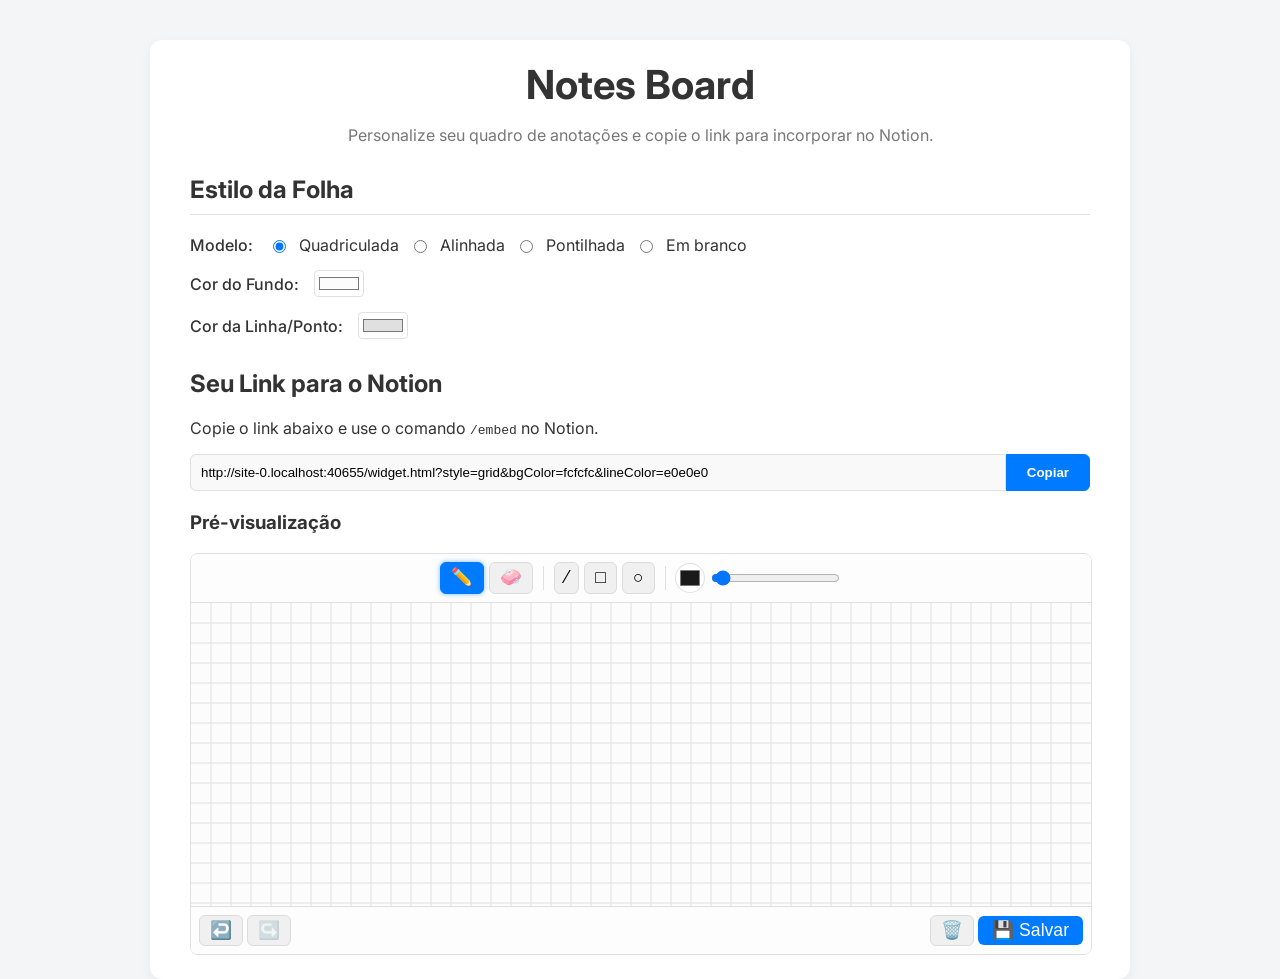
<file: index.html>
<!DOCTYPE html>
<html lang="pt-BR">
<head>
    <meta charset="UTF-8">
    <meta name="viewport" content="width=device-width, initial-scale=1.0">
    <title>Configuração do Notes Board</title>
    <link rel="stylesheet" href="style.css">
    <link rel="preconnect" href="https://fonts.googleapis.com">
    <link rel="preconnect" href="https://fonts.gstatic.com" crossorigin>
    <link href="https://fonts.googleapis.com/css2?family=Inter:wght@400;500;600&display=swap" rel="stylesheet">
</head>
<body>
    <div class="config-container">
        <header>
            <h1>Notes Board</h1>
            <p>Personalize seu quadro de anotações e copie o link para incorporar no Notion.</p>
        </header>

        <main class="config-main">
            <div class="config-options">
                <h2>Estilo da Folha</h2>
                <div class="option-group">
                    <label>Modelo:</label>
                    <div class="radio-group">
                        <input type="radio" id="grid" name="sheetStyle" value="grid" checked>
                        <label for="grid">Quadriculada</label>
                        <input type="radio" id="lined" name="sheetStyle" value="lined">
                        <label for="lined">Alinhada</label>
                        <input type="radio" id="dotted" name="sheetStyle" value="dotted">
                        <label for="dotted">Pontilhada</label>
                        <input type="radio" id="blank" name="sheetStyle" value="blank">
                        <label for="blank">Em branco</label>
                    </div>
                </div>
                <div class="option-group">
                    <label for="bgColor">Cor do Fundo:</label>
                    <input type="color" id="bgColor" value="#fcfcfc">
                </div>
                <div class="option-group">
                    <label for="lineColor">Cor da Linha/Ponto:</label>
                    <input type="color" id="lineColor" value="#e0e0e0">
                </div>
            </div>

            <div class="output-section">
                <h2>Seu Link para o Notion</h2>
                <p>Copie o link abaixo e use o comando <code>/embed</code> no Notion.</p>
                <div class="output-url-wrapper">
                    <input type="text" id="outputUrl" readonly>
                    <button id="copyButton">Copiar</button>
                </div>
                 <h3>Pré-visualização</h3>
                <iframe id="preview" src=""></iframe>
            </div>
        </main>
    </div>

    <script>
        document.addEventListener('DOMContentLoaded', () => {
            const options = {
                sheetStyle: document.querySelector('input[name="sheetStyle"]:checked'),
                bgColor: document.getElementById('bgColor'),
                lineColor: document.getElementById('lineColor')
            };

            const outputUrl = document.getElementById('outputUrl');
            const preview = document.getElementById('preview');
            const copyButton = document.getElementById('copyButton');

            function generateUrl() {
                const baseUrl = window.location.href.replace('index.html', '').replace(/\/$/, '') + '/widget.html';
                const style = document.querySelector('input[name="sheetStyle"]:checked').value;
                const bgColor = options.bgColor.value.substring(1); // Remove #
                const lineColor = options.lineColor.value.substring(1); // Remove #
                
                const finalUrl = `${baseUrl}?style=${style}&bgColor=${bgColor}&lineColor=${lineColor}`;
                
                outputUrl.value = finalUrl;
                preview.src = finalUrl;
            }

            document.querySelectorAll('input').forEach(input => {
                input.addEventListener('change', generateUrl);
            });

            copyButton.addEventListener('click', () => {
                outputUrl.select();
                document.execCommand('copy');
                copyButton.textContent = 'Copiado!';
                setTimeout(() => { copyButton.textContent = 'Copiar'; }, 2000);
            });

            generateUrl();
        });
    </script>
</body>
</html>
</file>
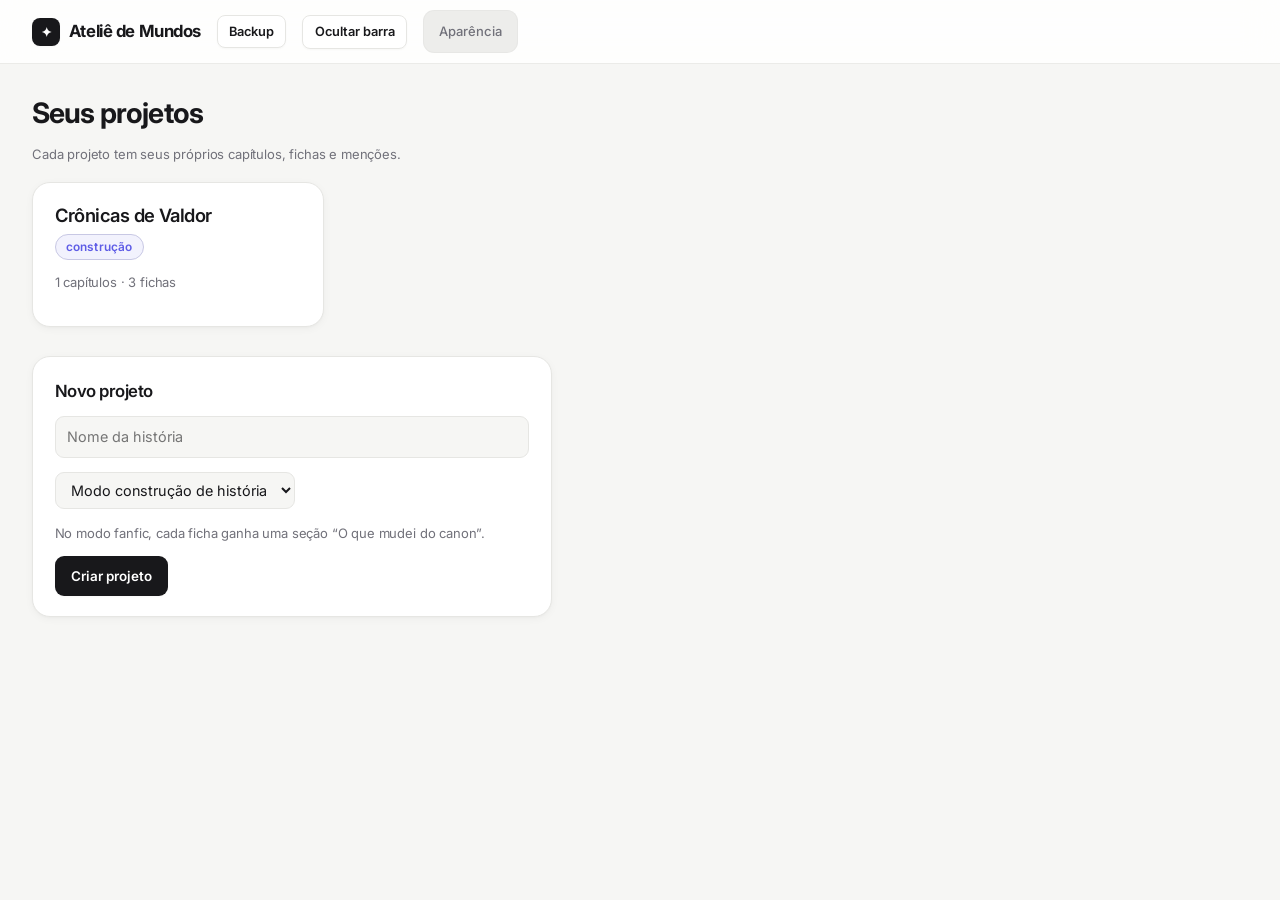
<file: Atelie_de_Mundos_Clean_UI.html>
<!DOCTYPE html>
<html lang="pt-BR">
<head>
<meta charset="UTF-8">
<meta name="viewport" content="width=device-width, initial-scale=1, viewport-fit=cover">
<title>Ateliê de Mundos</title>
<link rel="stylesheet" href="https://fonts.googleapis.com/css2?family=Cormorant+Garamond:wght@500;700&family=Source+Serif+4:wght@400;600&family=Cinzel:wght@500;700&family=Inter:wght@400;600&display=swap">
<style>
/* ===== DESIGN SYSTEM: SCRIBE & STRUT MINIMALIST UI ===== */
:root {
  --bg: #F6F6F4;
  --panel: #FFFFFF;
  --ink: #18181B;
  --muted: #71717A;
  --accent: #5E5CE6;
  --line: #E6E6E3;
  --bad: #E11D48;
  --fh: 'Inter', -apple-system, BlinkMacSystemFont, "Segoe UI", sans-serif;
  --fb: 'Inter', -apple-system, BlinkMacSystemFont, "Segoe UI", sans-serif;
  --shadow-xs: 0 1px 2px rgba(0, 0, 0, 0.03);
  --shadow-sm: 0 2px 8px rgba(0, 0, 0, 0.04), 0 1px 2px rgba(0, 0, 0, 0.02);
  --shadow-md: 0 8px 24px rgba(0, 0, 0, 0.06), 0 2px 6px rgba(0, 0, 0, 0.03);
  --shadow-lg: 0 16px 40px rgba(0, 0, 0, 0.08), 0 4px 12px rgba(0, 0, 0, 0.04);
  --radius-sm: 8px;
  --radius-md: 12px;
  --radius-lg: 18px;
  --radius-xl: 22px;
  color-scheme: light;
  box-sizing: border-box;
  padding-top: env(safe-area-inset-top, 0px);
  padding-bottom: env(safe-area-inset-bottom, 0px);
}

@media (prefers-color-scheme: dark) {
  :root:not([data-theme="light"]) {
    --bg: #111113;
    --panel: #1A1A1E;
    --ink: #F4F4F5;
    --muted: #A1A1AA;
    --accent: #7D7AFF;
    --line: #27272A;
    --bad: #FB7185;
    --shadow-xs: 0 1px 2px rgba(0, 0, 0, 0.2);
    --shadow-sm: 0 2px 8px rgba(0, 0, 0, 0.28);
    --shadow-md: 0 8px 24px rgba(0, 0, 0, 0.4);
    --shadow-lg: 0 20px 48px rgba(0, 0, 0, 0.55);
    color-scheme: dark;
  }
}

:root[data-theme="dark"] {
  --bg: #111113;
  --panel: #1A1A1E;
  --ink: #F4F4F5;
  --muted: #A1A1AA;
  --accent: #7D7AFF;
  --line: #27272A;
  --bad: #FB7185;
  --shadow-xs: 0 1px 2px rgba(0, 0, 0, 0.2);
  --shadow-sm: 0 2px 8px rgba(0, 0, 0, 0.28);
  --shadow-md: 0 8px 24px rgba(0, 0, 0, 0.4);
  --shadow-lg: 0 20px 48px rgba(0, 0, 0, 0.55);
  color-scheme: dark;
}

html {
  background: var(--bg);
  scroll-behavior: smooth;
  scroll-padding-top: calc(env(safe-area-inset-top, 0px) + 90px);
}

* { box-sizing: border-box; }

body, body :not(h1):not(h2):not(h3):not(.t b) {
  font-family: var(--fb);
}

h1, h2, h3, .infobox .t b {
  font-family: var(--fh) !important;
}

body {
  margin: 0;
  min-height: 100vh;
  background: var(--bg);
  color: var(--ink);
  font-size: 14.5px;
  line-height: 1.65;
  letter-spacing: -0.011em;
  -webkit-font-smoothing: antialiased;
}

body::before {
  content: "";
  position: fixed;
  inset: 0 0 auto;
  height: env(safe-area-inset-top, 0px);
  background: var(--panel);
  z-index: 40;
}

/* Typography Hierarchy */
h1, h2, h3 {
  letter-spacing: -0.03em;
  line-height: 1.25;
  color: var(--ink);
  margin: 0.2em 0;
}
h2 {
  font-size: clamp(1.45rem, 2.2vw, 1.85rem);
  font-weight: 700;
  margin: 0 0 0.75rem 0;
}
h3 {
  font-size: 1.05rem;
  font-weight: 600;
  margin: 0.25rem 0 0.5rem 0;
}
.small {
  font-size: 0.8125rem;
  color: var(--muted);
  line-height: 1.5;
}

/* Top Bar & Glassmorphism Header */
.top {
  position: sticky;
  top: env(safe-area-inset-top, 0px);
  z-index: 30;
  background: color-mix(in srgb, var(--panel) 84%, transparent);
  backdrop-filter: blur(18px) saturate(180%);
  -webkit-backdrop-filter: blur(18px) saturate(180%);
  border-bottom: 1px solid color-mix(in srgb, var(--line) 80%, transparent);
}

header {
  max-width: 1480px;
  margin: 0 auto;
  padding: 0.65rem clamp(1rem, 2.5vw, 2rem);
  display: flex;
  flex-wrap: wrap;
  align-items: center;
  gap: 0.6rem 1rem;
}

header h1 {
  font-size: 1.05rem;
  font-weight: 700;
  letter-spacing: -0.025em;
  cursor: pointer;
  display: flex;
  align-items: center;
  gap: 0.55rem;
  margin: 0;
}

header h1::before {
  content: "✦";
  display: grid;
  place-items: center;
  width: 28px;
  height: 28px;
  border-radius: 8px;
  background: var(--ink);
  color: var(--panel);
  font-size: 13px;
  box-shadow: var(--shadow-xs);
}

#pname {
  margin-right: auto;
  font-size: 0.8rem;
  font-weight: 500;
  padding: 0.2rem 0.65rem;
  background: color-mix(in srgb, var(--ink) 5%, transparent);
  border-radius: 999px;
  color: var(--muted);
}

#pname:empty { display: none; }

/* Navigation Pill Bar (Scribe / Strut style) */
nav {
  display: flex;
  gap: 0.2rem;
  padding: 0.22rem;
  background: color-mix(in srgb, var(--ink) 4%, var(--bg));
  border: 1px solid color-mix(in srgb, var(--line) 75%, transparent);
  border-radius: 11px;
  overflow-x: auto;
  max-width: 100%;
}

nav button {
  font: inherit;
  font-size: 0.8125rem;
  font-weight: 500;
  background: transparent;
  border: 0 !important;
  border-radius: 8px;
  color: var(--muted);
  padding: 0.38rem 0.72rem;
  cursor: pointer;
  white-space: nowrap;
  transition: all 0.16s cubic-bezier(0.16, 1, 0.3, 1);
}

nav button:hover {
  color: var(--ink);
}

nav button[aria-selected="true"] {
  background: var(--panel);
  color: var(--ink);
  font-weight: 600;
  box-shadow: var(--shadow-xs);
}

/* Floating Action Toolbar (Scribe Editor Style) */
#tb {
  max-width: 880px;
  margin: 0.45rem auto;
  padding: 0.35rem 0.65rem;
  background: var(--panel);
  border: 1px solid var(--line);
  border-radius: 12px;
  box-shadow: var(--shadow-sm);
  display: flex;
  flex-wrap: wrap;
  gap: 0.25rem;
  align-items: center;
  justify-content: center;
}

#tb button, #tb select, #tb input {
  font: inherit;
  font-size: 0.8rem;
  font-weight: 500;
  min-width: 32px;
  height: 30px;
  background: transparent;
  color: var(--ink);
  border: 1px solid transparent;
  border-radius: 7px;
  cursor: pointer;
  padding: 0 0.5rem;
  transition: background 0.14s, border-color 0.14s;
}

#tb button:hover, #tb select:hover {
  background: var(--bg);
  border-color: var(--line);
}

#tb select {
  background: var(--bg);
  border-color: var(--line);
  padding: 0 0.4rem;
}

#tb input[type="color"] {
  padding: 2px;
  width: 30px;
  height: 30px;
  border-radius: 7px;
  border: 1px solid var(--line);
  background: var(--bg);
}

#tb .sep {
  width: 1px;
  height: 18px;
  background: var(--line);
  margin: 0 0.25rem;
}

/* Header Collapse Toggle */
.top.app-header-collapsed header { display: none; }
.top.app-header-collapsed { background: transparent; border-bottom: 0; backdrop-filter: none; }
.header-reveal {
  position: fixed;
  top: calc(env(safe-area-inset-top, 0px) + 0.6rem);
  left: 0.8rem;
  z-index: 50;
  padding: 0.38rem 0.75rem;
  border: 1px solid var(--line);
  border-radius: 9px;
  background: var(--panel);
  color: var(--ink);
  font: inherit;
  font-size: 0.8rem;
  font-weight: 500;
  box-shadow: var(--shadow-md);
  cursor: pointer;
}
.header-reveal:hover { border-color: var(--accent); color: var(--accent); }
#headerToggle, #bk { font-size: 0.8rem; padding: 0.35rem 0.7rem; border-radius: 8px; white-space: nowrap; }

/* Main Container & Layout */
main {
  max-width: 1440px;
  margin: 0 auto;
  padding: clamp(1.2rem, 2.5vw, 2.2rem) clamp(1rem, 2.5vw, 2rem) 5rem;
}

.row {
  display: flex;
  gap: 1.5rem;
  align-items: flex-start;
  flex-wrap: wrap;
}

.grow {
  flex: 1;
  min-width: 280px;
}

/* Left Workspace Sidebar (Strut & Scribe style) */
.side {
  width: 240px;
  flex: none;
  padding: 0.6rem;
  background: color-mix(in srgb, var(--panel) 65%, var(--bg));
  border: 1px solid var(--line);
  border-radius: var(--radius-lg);
  box-shadow: var(--shadow-xs);
  position: sticky;
  top: calc(env(safe-area-inset-top, 0px) + 74px);
  max-height: calc(100vh - 100px);
  overflow-y: auto;
}

.side button {
  display: block;
  width: 100%;
  text-align: left;
  font: inherit;
  font-size: 0.86rem;
  font-weight: 500;
  background: transparent;
  border: 0;
  border-radius: 9px;
  padding: 0.52rem 0.75rem;
  margin: 0.1rem 0;
  color: var(--muted);
  cursor: pointer;
  transition: all 0.14s ease;
}

.side button:hover {
  background: color-mix(in srgb, var(--ink) 4%, transparent);
  color: var(--ink);
}

.side button[aria-current="true"] {
  background: var(--panel);
  color: var(--ink);
  font-weight: 600;
  box-shadow: var(--shadow-xs);
  border: 1px solid color-mix(in srgb, var(--line) 80%, transparent);
}

.side select {
  font-size: 0.84rem;
  border-radius: 9px;
  background: var(--panel);
}

/* Buttons & Inputs */
.btn {
  font: inherit;
  font-size: 0.84rem;
  font-weight: 600;
  background: var(--ink);
  color: var(--panel);
  border: 1px solid transparent;
  border-radius: 9px;
  padding: 0.48rem 0.95rem;
  cursor: pointer;
  transition: all 0.15s ease;
  box-shadow: var(--shadow-xs);
}

.btn:hover {
  opacity: 0.9;
  transform: translateY(-1px);
}

.btn.g {
  background: var(--panel);
  color: var(--ink);
  border: 1px solid var(--line);
  box-shadow: var(--shadow-xs);
}

.btn.g:hover {
  background: var(--bg);
  border-color: color-mix(in srgb, var(--ink) 20%, var(--line));
}

input[type="text"], input[type="number"], input[type="password"], select, textarea {
  font: inherit;
  font-size: 0.9rem;
  background: var(--bg);
  color: var(--ink);
  border: 1px solid var(--line);
  border-radius: 9px;
  padding: 0.5rem 0.7rem;
  transition: border-color 0.15s, background 0.15s, box-shadow 0.15s;
}

input[type="text"]:focus, input[type="number"]:focus, input[type="password"]:focus, select:focus, textarea:focus {
  outline: none;
  background: var(--panel);
  border-color: var(--accent);
  box-shadow: 0 0 0 3px color-mix(in srgb, var(--accent) 14%, transparent);
}

button:focus-visible, [contenteditable]:focus-visible {
  outline: 2px solid var(--accent);
  outline-offset: 2px;
}

/* Cards & Kanban Columns (Strut Board Style) */
.card {
  background: var(--panel);
  border: 1px solid var(--line);
  border-radius: var(--radius-lg);
  padding: 1.25rem 1.35rem;
  box-shadow: var(--shadow-sm);
  transition: box-shadow 0.18s ease, transform 0.18s ease, border-color 0.18s ease;
}

.proj {
  display: grid;
  grid-template-columns: repeat(auto-fill, minmax(min(100%, 260px), 1fr));
  gap: 1rem;
  margin: 1.1rem 0 1.8rem;
}

.proj .card {
  cursor: pointer;
  text-align: left;
  position: relative;
}

.proj .card:hover {
  box-shadow: var(--shadow-md);
  transform: translateY(-2px);
  border-color: color-mix(in srgb, var(--accent) 45%, var(--line));
}

.proj .card h3 {
  font-size: 1.15rem;
  margin: 0.1rem 0 0.4rem;
}

/* Badges / Tags (Pill with subtle dot aesthetic) */
.tag {
  display: inline-flex;
  align-items: center;
  gap: 0.3rem;
  font-size: 0.74rem;
  font-weight: 600;
  border: 1px solid color-mix(in srgb, var(--accent) 22%, var(--line));
  background: color-mix(in srgb, var(--accent) 8%, var(--panel));
  color: var(--accent);
  border-radius: 999px;
  padding: 0.14rem 0.65rem;
  letter-spacing: 0.01em;
}

/* Writing Canvas (Scribe Centered Paper Sheet) */
.ed {
  min-height: 540px;
  background: var(--panel);
  border: 1px solid var(--line);
  border-radius: var(--radius-xl);
  padding: clamp(1.5rem, 4vw, 3rem) clamp(1.5rem, 5vw, 3.8rem);
  font-size: 1.05rem;
  line-height: 1.85;
  box-shadow: var(--shadow-sm);
  outline: none;
}

#v-escrita .grow, main > .row > .grow {
  max-width: 100%;
}

/* Title inside Writing Area */
#ct {
  background: transparent !important;
  border: 0 !important;
  border-bottom: 1px solid transparent !important;
  border-radius: 0 !important;
  padding: 0.2rem 0 !important;
  font-size: clamp(1.6rem, 3vw, 2.2rem) !important;
  font-weight: 700 !important;
  letter-spacing: -0.03em;
  box-shadow: none !important;
  margin-bottom: 0.3rem;
}

#ct:focus {
  border-bottom-color: var(--line) !important;
}

.ed.sm {
  min-height: 90px;
  border-radius: var(--radius-md);
  padding: 0.85rem 1.05rem;
  font-size: 0.96rem;
  line-height: 1.7;
  box-shadow: none;
  background: var(--bg);
}

.ed.sm:focus {
  background: var(--panel);
}

.ed img, .infobox img {
  max-width: 100%;
  height: auto;
  border-radius: var(--radius-sm);
}

.ed:empty::before {
  content: attr(data-ph);
  color: var(--muted);
  opacity: 0.7;
}

/* Draft / Official Segmented Switch */
.vt {
  display: inline-flex;
  gap: 0.2rem;
  margin: 0.6rem 0 1rem;
  padding: 0.22rem;
  background: color-mix(in srgb, var(--ink) 4%, var(--bg));
  border: 1px solid var(--line);
  border-radius: 10px;
  align-items: center;
  width: 100%;
}

.vt button[data-v] {
  font: inherit;
  font-size: 0.8125rem;
  font-weight: 500;
  padding: 0.35rem 0.85rem;
  border: 0;
  background: transparent;
  color: var(--muted);
  border-radius: 7px;
  cursor: pointer;
  transition: all 0.15s;
}

.vt button[data-v][aria-pressed="true"] {
  background: var(--panel);
  color: var(--ink);
  font-weight: 600;
  box-shadow: var(--shadow-xs);
}

/* Mentions & Comments */
.mn {
  color: var(--accent);
  background: color-mix(in srgb, var(--accent) 10%, transparent);
  border-bottom: 1px dashed var(--accent);
  padding: 0.05rem 0.3rem;
  border-radius: 5px;
  cursor: pointer;
  font-weight: 600;
}

.cm {
  background: color-mix(in srgb, #F59E0B 28%, transparent);
  border-bottom: 2px solid #F59E0B;
  padding: 0 2px;
  border-radius: 3px;
  cursor: pointer;
}

/* Floating Popovers & Context Menus (Scribe Action Menu Look) */
#pop, #cmbox, #mmenu {
  position: fixed;
  z-index: 60;
  background: color-mix(in srgb, var(--panel) 96%, transparent);
  backdrop-filter: blur(16px);
  border: 1px solid var(--line);
  border-radius: 14px;
  padding: 0.9rem;
  box-shadow: var(--shadow-lg);
  max-width: 310px;
  font-size: 0.875rem;
  display: none;
}

#mmenu {
  padding: 0.35rem;
  max-height: 250px;
  overflow: auto;
  min-width: 220px;
}

#mmenu button {
  display: flex;
  align-items: center;
  justify-content: space-between;
  width: 100%;
  text-align: left;
  font: inherit;
  font-size: 0.85rem;
  background: none;
  border: 0;
  border-radius: 8px;
  color: var(--ink);
  padding: 0.45rem 0.65rem;
  cursor: pointer;
}

#mmenu button:hover {
  background: var(--bg);
}

#pop img {
  width: 100%;
  max-height: 140px;
  object-fit: cover;
  border-radius: 9px;
  margin-bottom: 0.4rem;
}

/* Wiki / Ficha Inspector Panel (Scribe Right Panel Style) */
.infobox {
  flex: none;
  width: 310px;
  max-width: 100%;
  margin: 0;
  background: var(--panel);
  border: 1px solid var(--line);
  border-radius: var(--radius-xl);
  font-size: 0.86rem;
  overflow: hidden;
  box-shadow: var(--shadow-sm);
}

.infobox .t {
  padding: 1rem 1.1rem;
  text-align: left;
  border-bottom: 1px solid var(--line);
  background: color-mix(in srgb, var(--bg) 50%, var(--panel));
}

.ph {
  height: 160px;
  margin: 0.85rem;
  display: grid;
  place-items: center;
  background: var(--bg);
  border: 1px dashed var(--line);
  color: var(--muted);
  font-size: 0.82rem;
  text-align: center;
  cursor: pointer;
  border-radius: var(--radius-md);
  padding: 1rem;
  transition: border-color 0.15s, color 0.15s;
}

.ph:hover {
  border-color: var(--accent);
  color: var(--accent);
}

.fr {
  display: grid;
  grid-template-columns: 95px 1fr 24px;
  gap: 0.35rem;
  padding: 0.4rem 0.85rem;
  border-top: 1px solid color-mix(in srgb, var(--line) 65%, transparent);
  align-items: center;
}

.fr input {
  width: 100%;
  min-width: 0;
  padding: 0.25rem 0.4rem;
  font-size: 0.84rem;
  color: var(--ink);
  border: 1px solid transparent;
  background: transparent;
  border-radius: 6px;
}

.fr input:hover, .fr input:focus {
  border-color: var(--line);
  background: var(--bg);
}

.fr input[data-k] {
  font-weight: 600;
  color: var(--muted);
}

.fr button {
  background: none;
  border: 0;
  color: var(--muted);
  cursor: pointer;
  opacity: 0.35;
  border-radius: 5px;
}

.fr:hover button { opacity: 1; }

.rr {
  display: grid;
  grid-template-columns: 95px 1fr;
  gap: 0.35rem;
  padding: 0.5rem 0.85rem;
  border-top: 1px solid color-mix(in srgb, var(--line) 65%, transparent);
  font-size: 0.84rem;
}

.rr b { color: var(--muted); font-weight: 600; }

/* Ficha Sections & Table of Contents */
.toc {
  display: inline-block;
  background: var(--panel);
  border: 1px solid var(--line);
  border-radius: var(--radius-md);
  padding: 0.75rem 1.1rem;
  font-size: 0.84rem;
  margin: 0.6rem 0 1rem;
  box-shadow: var(--shadow-xs);
}

.toc b {
  display: block;
  margin-bottom: 0.35rem;
  font-size: 0.75rem;
  text-transform: uppercase;
  letter-spacing: 0.05em;
  color: var(--muted);
}

.toc a {
  display: block;
  padding: 0.15rem 0;
}

a.lnk {
  color: var(--accent);
  cursor: pointer;
  text-decoration: none;
  font-weight: 500;
}

a.lnk:hover { text-decoration: underline; }

.sec {
  margin: 1rem 0;
  background: var(--panel);
  border: 1px solid var(--line);
  border-radius: var(--radius-lg);
  padding: 0.9rem 1.15rem;
  box-shadow: var(--shadow-xs);
}

.sec .h {
  display: flex;
  gap: 0.5rem;
  align-items: center;
}

.sec .h input {
  font-family: var(--fh);
  font-size: 1.15rem;
  font-weight: 600;
  border: 0;
  background: transparent;
  padding: 0.2rem 0;
  flex: 1;
  min-width: 0;
}

.sec .h input:focus {
  box-shadow: none;
  border-bottom: 1px solid var(--accent);
  border-radius: 0;
}

.sec .h .sec-toggle {
  white-space: nowrap;
  font-size: 0.78rem;
  padding: 0.35rem 0.65rem;
}

.sec-body {
  padding-top: 0.65rem;
  margin-top: 0.55rem;
  border-top: 1px solid var(--line);
}

.sec-body[hidden] { display: none !important; }

.sec-body .ed.sm {
  background: transparent;
  border: 0;
  border-radius: 0;
  box-shadow: none;
  padding: 0.35rem 0.1rem;
  min-height: 3rem;
}

[id^="s-"] { scroll-margin-top: 130px; }

/* Appearance Swatches (Scribe Right Panel Theme Cards) */
.pal {
  display: grid;
  grid-template-columns: repeat(auto-fit, minmax(150px, 1fr));
  gap: 0.85rem;
}

.pal label {
  display: flex;
  flex-direction: column;
  gap: 0.45rem;
  font-size: 0.82rem;
  font-weight: 600;
  color: var(--ink);
  background: var(--panel);
  border: 1px solid var(--line);
  padding: 0.85rem;
  border-radius: var(--radius-md);
  box-shadow: var(--shadow-xs);
}

.pal input[type="color"] {
  width: 100%;
  height: 40px;
  padding: 2px;
  border-radius: 8px;
  border: 1px solid var(--line);
  background: var(--bg);
  cursor: pointer;
}

/* Family Tree Canvas */
#tw {
  border: 1px solid var(--line);
  border-radius: var(--radius-lg);
  background: var(--panel);
  background-image: radial-gradient(color-mix(in srgb, var(--ink) 10%, transparent) 1px, transparent 1px);
  background-size: 20px 20px;
  touch-action: none;
  display: block;
  box-shadow: var(--shadow-xs);
}

#tw text {
  fill: var(--ink);
  font-size: 12.5px;
  font-weight: 500;
  font-family: var(--fb);
  pointer-events: none;
}

.lk {
  stroke: var(--muted);
  fill: none;
  stroke-width: 1.5;
}

.nd rect {
  fill: var(--panel);
  stroke: var(--line);
  stroke-width: 1.5;
  filter: drop-shadow(0 2px 5px rgba(0,0,0,0.06));
}

.nd.on rect {
  stroke: var(--accent);
  stroke-width: 2.5;
}

/* Discrepancy Cards */
.dc {
  border-left: 4px solid var(--bad);
}

.dc.med {
  border-left-color: #F59E0B;
}

.pair {
  display: grid;
  grid-template-columns: 1fr 1fr;
  gap: 0.75rem;
  margin: 0.65rem 0;
  font-size: 0.88rem;
}

.pair div {
  background: var(--bg);
  border: 1px solid var(--line);
  padding: 0.65rem 0.85rem;
  border-radius: var(--radius-sm);
}

.pair b {
  display: block;
  font-size: 0.75rem;
  text-transform: uppercase;
  letter-spacing: 0.04em;
  color: var(--muted);
  margin-bottom: 0.2rem;
}

/* Maps & Atlas Library */
.map-library-head {
  display: flex;
  align-items: center;
  justify-content: space-between;
  gap: 1rem;
  margin-bottom: 1.2rem;
}

.map-library {
  display: grid;
  grid-template-columns: repeat(auto-fill, minmax(min(100%, 320px), 1fr));
  gap: 1.1rem;
}

.map-asset-card { padding: 0; overflow: hidden; }

.map-asset-preview {
  aspect-ratio: 16 / 9;
  background: var(--bg);
  border-bottom: 1px solid var(--line);
  display: grid;
  place-items: center;
}

.map-asset-preview img { width: 100%; height: 100%; object-fit: cover; }

.map-asset-empty {
  display: grid;
  place-items: center;
  gap: 0.35rem;
  color: var(--muted);
  font-size: 1.8rem;
}

.map-asset-empty span { font-size: 0.8rem; }
.map-asset-content { padding: 1.1rem 1.25rem; }
.map-asset-content h3 { margin: 0.45rem 0; }
.map-asset-content p { font-size: 0.86rem; color: var(--muted); margin: 0.35rem 0; }

.map-asset-links {
  display: flex;
  flex-wrap: wrap;
  gap: 0.35rem;
  margin: 0.75rem 0;
  min-height: 1.5rem;
}

.map-place-chip {
  font-size: 0.75rem;
  background: var(--bg);
  border: 1px solid var(--line);
  border-radius: 999px;
  padding: 0.15rem 0.6rem;
  font-weight: 500;
}

.map-asset-actions {
  display: flex;
  gap: 0.45rem;
  margin-top: 0.75rem;
  flex-wrap: wrap;
}

.map-empty-state {
  text-align: center;
  grid-column: 1 / -1;
  padding: 2.5rem;
}

.map-empty-state > span { font-size: 2.2rem; color: var(--accent); }
.map-asset-form-wrap { margin: 1.2rem 0; padding: 1.35rem; }
.map-form-grid { display: grid; grid-template-columns: 1fr 1fr; gap: 0.85rem; }

.map-asset-form-wrap form > label, .map-form-grid label {
  display: grid;
  gap: 0.35rem;
  margin: 0.75rem 0;
  font-size: 0.85rem;
  font-weight: 600;
}

.map-upload-label input { padding: 0.4rem; }
.map-upload-label .small { font-weight: 400; }
.map-asset-form-wrap textarea { width: 100%; resize: vertical; }

.map-form-preview {
  display: block;
  width: min(100%, 680px);
  max-height: 380px;
  object-fit: contain;
  margin: 0.5rem 0 1rem;
  border: 1px solid var(--line);
  border-radius: var(--radius-md);
  background: var(--bg);
}

.map-geo-field {
  border: 1px solid var(--line);
  border-radius: var(--radius-md);
  padding: 0.8rem 1rem;
  margin: 1rem 0;
}

.map-geo-field legend { font-weight: 600; padding: 0 0.35rem; font-size: 0.86rem; }

.map-geo-choices {
  display: grid;
  grid-template-columns: repeat(auto-fill, minmax(210px, 1fr));
  gap: 0.5rem;
  max-height: 220px;
  overflow: auto;
}

.map-geo-choice {
  display: flex !important;
  align-items: flex-start;
  gap: 0.55rem !important;
  border: 1px solid var(--line);
  background: var(--bg);
  border-radius: 9px;
  padding: 0.55rem 0.65rem;
  margin: 0 !important;
  font-weight: 400 !important;
}

.map-geo-choice span { display: grid; }
.map-geo-choice small { font-size: 0.75rem; color: var(--muted); font-weight: 400; }

.map-coming-soon {
  display: flex;
  align-items: flex-start;
  gap: 1rem;
  padding: 1.15rem 1.3rem;
  margin: 1.5rem 0;
  background: var(--panel);
  border: 1px solid var(--line);
  border-radius: var(--radius-lg);
  box-shadow: var(--shadow-xs);
}

.map-coming-icon {
  display: grid;
  place-items: center;
  flex: none;
  width: 38px;
  height: 38px;
  border-radius: 10px;
  background: color-mix(in srgb, var(--accent) 12%, var(--bg));
  color: var(--accent);
  font-size: 1.1rem;
}

.map-coming-soon h3 { margin: 0.3rem 0; }
.map-coming-soon p { margin: 0.15rem 0; color: var(--muted); font-size: 0.86rem; }

/* Interactive Map Stage & Pins */
.map-interactive-stage {
  position: relative;
  width: 100%;
  max-height: 72vh;
  overflow: auto;
  border: 1px solid var(--line);
  border-radius: var(--radius-md);
  background: var(--bg);
  margin: 0.8rem 0;
}

.map-stage-inner { position: relative; display: inline-block; width: 100%; }
.map-stage-inner img { display: block; width: 100%; height: auto; border-radius: 10px; cursor: crosshair; }

.map-pin-marker {
  position: absolute;
  transform: translate(-50%, -100%);
  cursor: pointer;
  z-index: 5;
  display: flex;
  flex-direction: column;
  align-items: center;
}

.map-pin-dot {
  width: 24px;
  height: 24px;
  border-radius: 50% 50% 50% 0;
  background: var(--accent);
  border: 2px solid #fff;
  transform: rotate(-45deg);
  box-shadow: 0 3px 10px rgba(0,0,0,0.28);
  display: grid;
  place-items: center;
  color: #fff;
  font-size: 10px;
}

.map-pin-dot span { transform: rotate(45deg); font-weight: 700; }

.map-pin-label {
  margin-bottom: 4px;
  padding: 0.16rem 0.5rem;
  border-radius: 999px;
  background: color-mix(in srgb, var(--panel) 94%, transparent);
  backdrop-filter: blur(6px);
  border: 1px solid var(--line);
  color: var(--ink);
  font-size: 0.74rem;
  font-weight: 600;
  white-space: nowrap;
  box-shadow: var(--shadow-xs);
}

/* Geography Metadata & Media Tools */
.geo-meta-panel {
  margin: 1rem 0 1.2rem;
  padding: 1.1rem 1.2rem;
  border: 1px solid var(--line);
  border-radius: var(--radius-lg);
  background: var(--panel);
  box-shadow: var(--shadow-xs);
}

.geo-meta-heading {
  display: grid;
  gap: 0.15rem;
  padding-bottom: 0.65rem;
  border-bottom: 1px solid var(--line);
}

.geo-meta-heading > b { font-size: 0.92rem; }
.geo-meta-heading .small { font-size: 0.8rem; }

.geo-meta-panel .geo-place-classifier, .geo-meta-panel .geo-place-parent {
  display: grid;
  grid-template-columns: minmax(150px, 0.75fr) minmax(200px, 1.25fr);
  align-items: center;
  gap: 0.35rem 1rem;
  margin: 0.75rem 0 0;
}

.geo-meta-panel label { display: grid; gap: 0.1rem; }
.geo-meta-panel label b { font-size: 0.85rem; }
.geo-meta-panel label .small { font-size: 0.76rem; }
.geo-meta-panel select { width: 100%; min-width: 0; }
.ed#ei { margin: 1rem 0 1.2rem; }

.geo-map-option {
  display: grid;
  grid-template-columns: auto minmax(120px, 1fr) 64px auto;
  align-items: center;
  gap: 0.75rem;
  padding: 0.55rem 0.65rem;
  margin: 0.4rem 0;
  border: 1px solid var(--line);
  border-radius: 10px;
  background: var(--bg);
}

.geo-map-option input[type="checkbox"] { accent-color: var(--accent); width: 16px; height: 16px; }
.geo-map-option > span:not(.geo-map-no-image) { display: grid; gap: 0.1rem; min-width: 0; }
.geo-map-option b { font-size: 0.86rem; overflow-wrap: anywhere; }
.geo-map-option small, .geo-map-no-image { color: var(--muted); font-size: 0.75rem; }
.geo-map-option img { width: 64px; height: 42px; object-fit: cover; border-radius: 6px; }
.geo-map-open { font-size: 0.78rem; padding: 0.32rem 0.6rem; }

.geo-map-empty {
  display: flex;
  align-items: center;
  gap: 0.8rem;
  padding: 0.85rem;
  border: 1px dashed var(--line);
  border-radius: 10px;
  background: var(--bg);
  font-size: 0.84rem;
  color: var(--muted);
}

.card-media-tools {
  display: flex;
  flex-wrap: wrap;
  align-items: center;
  gap: 0.3rem;
  margin: 0.25rem 0;
  position: relative;
}

.card-media-options {
  display: flex;
  align-items: center;
  gap: 0.3rem;
  flex-wrap: wrap;
  padding: 0.3rem 0.45rem;
  border: 1px solid var(--line);
  border-radius: 9px;
  background: var(--bg);
}

.card-media-options[hidden] { display: none; }

.card-media-options button {
  border: 0;
  background: transparent;
  color: var(--ink);
  padding: 0.2rem 0.45rem;
  border-radius: 6px;
  font: inherit;
  font-size: 0.75rem;
  font-weight: 500;
  cursor: pointer;
}

.card-media-options button:hover { background: var(--panel); }
.card-media-options label { display: flex; align-items: center; gap: 0.3rem; }
.card-media-options input[type="range"] { width: 85px; }

.card-editable img.editorial-image {
  max-width: min(100%, 540px);
  height: auto;
  cursor: pointer;
  border-radius: 8px;
}

.card-editable img.editorial-image:hover {
  outline: 2px solid color-mix(in srgb, var(--accent) 55%, transparent);
  outline-offset: 2px;
}

.card-editable img.editorial-image[style*="float"] { max-width: 65%; }
.card-editable::after { content: ""; display: block; clear: both; }

.geo-fields {
  margin: 1rem 0;
  padding: 0.9rem 1rem;
  background: var(--panel);
  border: 1px solid var(--line);
  border-radius: var(--radius-md);
}

.geo-fields-heading {
  display: flex;
  justify-content: space-between;
  align-items: baseline;
  gap: 0.6rem;
  padding-bottom: 0.45rem;
  border-bottom: 1px solid var(--line);
}

.geo-feature-row {
  display: grid;
  grid-template-columns: minmax(90px, 0.65fr) minmax(0, 1.35fr) 24px;
  align-items: center;
  gap: 0.4rem;
  padding: 0.35rem 0;
  border-bottom: 1px solid color-mix(in srgb, var(--line) 60%, transparent);
}

.geo-feature-row .geo-feature-key { font-size: 0.82rem; color: var(--muted); font-weight: 600; }
.geo-feature-row input { width: 100%; min-width: 0; background: transparent; border: 1px solid transparent; padding: 0.22rem 0.35rem; font-size: 0.83rem; }
.geo-feature-row input:hover, .geo-feature-row input:focus { background: var(--bg); border-color: var(--line); }
.geo-feature-row button { border: 0; background: transparent; color: var(--muted); opacity: 0.4; cursor: pointer; }
.geo-feature-row:hover button { opacity: 1; }
.geo-add-field { margin-top: 0.5rem; font-size: 0.8rem; }

.geo-map-disclosure {
  margin: 0.9rem 0;
  padding: 0.15rem 0.9rem;
  border: 1px solid var(--line);
  border-radius: var(--radius-md);
  background: var(--panel);
}

.geo-map-disclosure summary {
  display: flex;
  align-items: center;
  gap: 0.5rem;
  padding: 0.55rem 0;
  cursor: pointer;
  font-size: 0.88rem;
  font-weight: 600;
  list-style: none;
}

.geo-map-disclosure summary::-webkit-details-marker { display: none; }
.geo-map-disclosure summary::before { content: '＋'; color: var(--accent); font-size: 0.95rem; }
.geo-map-disclosure[open] summary::before { content: '−'; }
.geo-map-disclosure summary .small { font-weight: 400; margin-left: auto; }
.geo-map-disclosure-body { padding: 0.25rem 0 0.7rem; border-top: 1px solid var(--line); }
.geo-add-map { font-size: 0.8rem; margin-top: 0.4rem; }

.infobox .geo-fields { margin: 0; padding: 0.65rem 0.8rem; border: 0; border-top: 1px solid var(--line); border-radius: 0; background: transparent; box-shadow: none; }
.infobox .geo-fields-heading { display: grid; gap: 0.1rem; padding-bottom: 0.4rem; }
.infobox .geo-fields-heading b { font-size: 0.84rem; }
.infobox .geo-fields-heading .small { font-size: 0.74rem; }

.card-image-header-btn {
  flex: none;
  border: 1px solid transparent;
  border-radius: 7px;
  background: transparent;
  color: var(--muted);
  padding: 0.32rem 0.55rem;
  font: inherit;
  font-size: 0.76rem;
  font-weight: 500;
  cursor: pointer;
}

.card-image-header-btn:hover {
  color: var(--accent);
  background: var(--bg);
  border-color: var(--line);
}

/* Reading Mode */
.reading-controls { display: flex; justify-content: flex-end; margin: 0 0 0.5rem; }
.reading-controls .btn { font-size: 0.78rem; padding: 0.34rem 0.68rem; }
.ficha-title { margin: 0.15rem 0 0.35rem; font-size: 2rem; }
.ficha-category { display: inline-block; margin: 0 0 0.75rem; }
.read-section { margin: 1.35rem 0; background: var(--panel); padding: 1.25rem 1.5rem; border-radius: var(--radius-lg); border: 1px solid var(--line); }
.read-section h3 { margin-bottom: 0.5rem; }
.read-content { line-height: 1.8; }
.read-content img { max-width: 100%; height: auto; border-radius: 8px; }

.ficha-read-mode .sec .h button, .ficha-read-mode #as, .ficha-read-mode #af, .ficha-read-mode #de,
.ficha-read-mode .geo-add-field, .ficha-read-mode .card-image-header-btn, .ficha-read-mode .card-media-tools,
.ficha-read-mode .geo-add-map, .ficha-read-mode .geo-map-option input, .ficha-read-mode .geo-feature-row button,
.ficha-read-mode .toc { display: none !important; }

.ficha-read-mode .ficha-intro { background: transparent; border: 0; box-shadow: none; padding: 0.25rem 0; min-height: 0; line-height: 1.8; }
.ficha-read-mode .infobox input { border: 0; background: transparent; }
.chapter-read-mode #ct { border: 0; background: transparent; padding: 0; font-size: 2rem; font-weight: 700; }
.chapter-read-mode .vt, .chapter-read-mode #wc, .chapter-read-mode #cms { display: none; }
.chapter-content.chapter-reading { min-height: 0; border: 1px solid var(--line); background: var(--panel); padding: clamp(1.5rem, 4vw, 3rem); line-height: 1.9; }

[hidden] { display: none !important; }

/* Responsive Adjustments */
@media (max-width: 760px) {
  header { align-items: flex-start; }
  header h1 { width: 100%; }
  nav { order: 5; width: 100%; overflow-x: auto; }
  main { padding-top: 1rem; }
  .row { gap: 1rem; }
  .side {
    width: 100%;
    position: static;
    max-height: none;
    display: flex;
    overflow-x: auto;
    white-space: nowrap;
    gap: 0.25rem;
  }
  .side button { width: auto; flex: none; margin: 0; }
  .ed { min-height: 55vh; padding: 1.25rem; }
  .infobox { width: 100%; }
  .pair, .map-form-grid, .geo-meta-panel .geo-place-classifier, .geo-meta-panel .geo-place-parent {
    grid-template-columns: 1fr;
  }
}
</style>
</head>
<body>
<div class="top">
<header><h1 id="home">Ateliê de Mundos</h1><span class="small" id="pname"></span><button class="btn g" id="bk" style="padding:.3rem .7rem">Backup</button><button class="btn g" id="headerToggle" type="button" title="Ocultar cabeçalho" aria-label="Ocultar cabeçalho" aria-expanded="true">Ocultar barra</button><nav id="tabs"></nav></header><button id="headerReveal" class="header-reveal" type="button" title="Mostrar cabeçalho" aria-label="Mostrar cabeçalho" hidden>☰ Mostrar barra</button>
<div id="tb" hidden>
<button data-c="bold" title="Negrito"><b>N</b></button><button data-c="italic" title="Itálico"><i>I</i></button><button data-c="underline" title="Sublinhado"><u>S</u></button>
<select id="blk" aria-label="Estilo do bloco"><option value="p">Texto</option><option value="h2">Título</option><option value="h3">Subtítulo</option><option value="blockquote">Citação</option></select>
<input type="color" id="col" value="#2f6b5e" aria-label="Cor do texto">
<span class="sep"></span>
<button data-c="justifyLeft" title="Esquerda">&#8676;</button><button data-c="justifyCenter" title="Centro">&#8596;</button><button data-c="justifyRight" title="Direita">&#8677;</button>
<span class="sep"></span>
<button id="bLink">Link</button><button id="bImg">Imagem</button><button id="bCm">Comentar</button><button id="bMn">@ Mencionar</button>
<input type="file" id="fimg" accept="image/*" hidden>
</div>
</div>
<main id="m"></main>
<div id="pop"></div>
<div id="cmbox"></div>
<div id="mmenu"></div>
<script>
const $=s=>document.querySelector(s),root=document.documentElement,uid=()=>Math.random().toString(36).slice(2,8);let headerHidden=false;try{headerHidden=localStorage.getItem('atelier-header-hidden')==='1'}catch(e){}
function setHeaderHidden(hidden){headerHidden=!!hidden;document.querySelector('.top').classList.toggle('app-header-collapsed',headerHidden);$('#headerReveal').hidden=!headerHidden;$('#headerToggle').setAttribute('aria-expanded',String(!headerHidden));try{localStorage.setItem('atelier-header-hidden',headerHidden?'1':'0')}catch(e){}}
$('#headerToggle').onclick=()=>setHeaderHidden(true);$('#headerReveal').onclick=()=>setHeaderHidden(false);setHeaderHidden(headerHidden);
const esc=s=>String(s??'').replace(/[&<>"]/g,c=>({'&':'&amp;','<':'&lt;','>':'&gt;','"':'&quot;'}[c]));
const CATS={Personagens:['Título','Nascimento','Casa','Olhos'],Geografia:['Tipo','Região','Clima','População'],Política:['Regime','Líder','Capital'],Religiões:['Divindades','Símbolo','Sede'],Idiomas:['Família','Falantes','Escrita'],Cultura:['Povo','Tradição','Época'],Mapas:['Escala','Região'],Outros:[]};
const SECS={Personagens:['Aparência','História','Citações'],Mapas:['Descrição'],Outros:['Descrição']};
const GEO_TYPES={solar_system:'Sistema solar',star:'Estrela',planet:'Planeta ou mundo',moon:'Lua ou satélite',continent:'Continente',region:'Região',country:'País ou reino',city:'Cidade ou assentamento',site:'Local específico',other:'Outro tipo de lugar'};
const MAP_TYPES={regiao:'Região ou localidade',planeta:'Planeta ou mundo',sistema:'Sistema solar',outro:'Outro tipo de mapa'};
function seed(){const a=uid(),b=uid(),c=uid();return{ps:[{id:uid(),name:'Crônicas de Valdor',mode:'construção',cm:{},
ch:[{id:uid(),t:'A chegada',draft:'<p>Rascunho: Lyra volta para casa e encontra o portão fechado…</p>',final:`<p><span class="mn" data-e="${a}" contenteditable="false">Lyra</span> atravessou o portão de <span class="mn" data-e="${b}" contenteditable="false">Valdor</span> ao amanhecer. Passe o mouse ou toque nos nomes destacados para ver a ficha sem sair do capítulo.</p>`}],
es:[{id:a,cat:'Personagens',name:'Lyra Valdor',img:'',f:[['Título','Herdeira'],['Nascimento','82 DA'],['Casa','Valdor'],['Olhos','Verdes']],s:[{h:'Aparência',b:'<p>Cabelo ruivo, postura reta.</p>'},{h:'História',b:''},{h:'Citações',b:'<blockquote>Não herdei um trono. Herdei uma dívida.</blockquote>'}]},
{id:b,cat:'Geografia',name:'Valdor',img:'',f:[['Tipo','Fortaleza'],['Região','Vale do Norte'],['Clima','Frio e úmido'],['População','~3.000']],s:[{h:'Descrição',b:'<p>Fortaleza de pedra cinza sobre o vale.</p>'},{h:'História',b:''}]},
{id:c,cat:'Religiões',name:'Fé das Três Luas',img:'',f:[['Divindades','Três irmãs-luas'],['Símbolo','Círculo triplo'],['Sede','Templo de Ashvane']],s:[{h:'Descrição',b:'<p>Culto lunar dominante no vale.</p>'},{h:'História',b:''}]}]}]}}
let S;try{S=JSON.parse(localStorage.getItem('ateliê-v2'))}catch(e){}S=S||seed();
let pid=null,tab='escrita',cid=null,eid=null,cat='Todas',ver='final',last=null,rng=null,t0,mapId=null,mapAssetId=null,activeCardImage=null;const readingMode={fichas:false,escrita:false};
const secOpen={};
const P=()=>S.ps.find(p=>p.id===pid);
function save(){clearTimeout(t0);t0=setTimeout(()=>{try{localStorage.setItem('ateliê-v2',JSON.stringify(S))}catch(e){alert('O armazenamento do navegador encheu. Use imagens menores ou remova algumas.')}},400)}
const words=h=>{const d=document.createElement('div');d.innerHTML=h;return(d.textContent.trim().match(/\S+/g)||[]).length};

function nav(){const on=!!pid;$('#tabs').innerHTML=on?[['resumo','Resumo'],['plano','Planejamento'],['escrita','Escrita'],['fichas','Fichas'],['mapas','Mapas'],['arvore','Árvore'],['linha','Linha do tempo'],['verif','Discrepâncias']].map(([k,l])=>`<button aria-selected="${tab===k}" data-t="${k}">${l}</button>`).join('')+`<button aria-selected="${tab==='look'}" data-t="look">Aparência</button>`:`<button aria-selected="${tab==='look'}" data-t="look">Aparência</button>`;
$('#pname').textContent=on?P().name+' · modo '+P().mode:'';$('#tb').hidden=!(on&&tab==='escrita'&&!readingMode.escrita)}
function render(){nav();if(tab==='look')return look();if(!pid)return home();tab==='verif'?verif():tab==='plano'?plano():tab==='linha'?linha():tab==='resumo'?resumo():tab==='fichas'?fichas():tab==='mapas'?mapas():tab==='arvore'?arvore():escrita()}
$('#tabs').onclick=e=>{if(e.target.dataset.t){tab=e.target.dataset.t;render()}};
$('#home').onclick=()=>{pid=null;tab='escrita';render()};

function home(){$('#m').innerHTML=`<h2>Seus projetos</h2><p class="small">Cada projeto tem seus próprios capítulos, fichas e menções.</p><div class="proj">${S.ps.map(p=>`<div class="card" tabindex="0" role="button" data-o="${p.id}"><h3>${esc(p.name)}</h3><span class="tag">${p.mode}</span><p class="small">${p.ch.length} capítulos · ${p.es.length} fichas</p></div>`).join('')}</div>
<div class="card" style="max-width:520px"><h3>Novo projeto</h3><p><input type="text" id="pn" placeholder="Nome da história" style="width:100%"></p><p><select id="pm"><option value="construção">Modo construção de história</option><option value="fanfic">Modo fanfic</option></select></p><p class="small">No modo fanfic, cada ficha ganha uma seção “O que mudei do canon”.</p><button class="btn" id="pc">Criar projeto</button></div>`;
$('#pc').onclick=()=>{const n=$('#pn').value.trim();if(!n)return $('#pn').focus();const p={id:uid(),name:n,mode:$('#pm').value,cm:{},ch:[{id:uid(),t:'Capítulo 1',draft:'',final:''}],es:[]};S.ps.push(p);pid=p.id;cid=p.ch[0].id;save();render()};
$('#m').onclick=e=>{const c=e.target.closest('[data-o]');if(c){pid=c.dataset.o;cid=P().ch[0]?.id;eid=null;tab='escrita';render()}}}

function bindEd(el,get,set){el.oninput=ev=>{set(el.innerHTML);save();if(ev.data==='@'){document.execCommand('delete');menu(el)}stats()};el.onfocus=()=>last=el}
function escrita(){const p=P(),c=p.ch.find(x=>x.id===cid)||p.ch[0];cid=c.id;
$('#m').innerHTML=`<div class="row"><div class="side" id="cl">${p.ch.map((x,i)=>`<button data-i="${x.id}" ${x.id===cid?'aria-current="true"':''}>${i+1}. ${esc(x.t)}</button>`).join('')}<button id="addc" style="color:var(--accent)">Novo capítulo</button></div>
<div class="grow"><div class="reading-controls"><button class="btn g" id="toggleChapterRead" aria-pressed="${readingMode.escrita}">${readingMode.escrita?'Voltar à edição':'Modo de leitura'}</button></div><input type="text" id="ct" value="${esc(c.t)}" aria-label="Título do capítulo" style="width:100%;font-family:var(--fh);font-size:1.6rem">
<div class="vt"><button data-v="draft" aria-pressed="${ver==='draft'}">Rascunho</button><button data-v="final" aria-pressed="${ver==='final'}">Capítulo oficial</button>${ver==='draft'?'<button class="btn" id="prom" style="margin-left:auto">Transformar em capítulo oficial</button>':''}</div>
<div class="ed chapter-content ${readingMode.escrita?'chapter-reading':''}" id="ed" contenteditable="${!readingMode.escrita}" data-ph="${ver==='draft'?'Rascunhe à vontade. Nada aqui é checado.':'Escreva o capítulo. Use @ para mencionar personagens, lugares e mais.'}">${c[ver]}</div>
<p class="small" id="wc"></p><div id="cms"></div></div></div>`;
$('#m').classList.toggle('chapter-read-mode',readingMode.escrita);if(readingMode.escrita)$('#ct').readOnly=true;const ed=$('#ed');bindEd(ed,0,h=>c[ver]=h);stats();$('#toggleChapterRead').onclick=()=>{readingMode.escrita=!readingMode.escrita;render()};
$('#ct').oninput=e=>{c.t=e.target.value;save()};$('#ct').onchange=escrita;
$('#cl').onclick=e=>{if(e.target.dataset.i){cid=e.target.dataset.i;escrita()}if(e.target.id==='addc'){const n={id:uid(),t:'Novo capítulo',draft:'',final:''};p.ch.push(n);cid=n.id;save();escrita()}};
document.querySelector('.vt').onclick=e=>{if(e.target.dataset.v){ver=e.target.dataset.v;escrita()}if(e.target.id==='prom'){if(c.final&&!confirm('O capítulo oficial já tem texto. Adicionar o rascunho no final dele?'))return;c.final+=c.draft;c.draft='';ver='final';save();escrita()}}}
function stats(){const p=P();if(!p||tab!=='escrita')return;const ed=$('#ed');if(!ed)return;$('#wc').textContent=ver==='draft'?`Rascunho: ${words(ed.innerHTML)} palavras`:`Capítulo: ${words(ed.innerHTML)} palavras`;
$('#cms').innerHTML=[...ed.querySelectorAll('.cm')].map(s=>`<div class="card small" style="margin:.4rem 0"><b>“${esc(s.textContent.slice(0,50))}”</b>: ${esc(p.cm[s.dataset.k]||'')}</div>`).join('')}

function fichas(){const p=P();const list=p.es.filter(x=>cat==='Todas'||x.cat===cat);const e=p.es.find(x=>x.id===eid);
$('#m').innerHTML=`<div class="row"><div class="side"><select id="cs" aria-label="Categoria" style="width:100%;margin-bottom:.4rem">${['Todas',...Object.keys(CATS)].map(k=>`<option ${k===cat?'selected':''}>${k}</option>`).join('')}</select>${list.map(x=>`<button data-e="${x.id}" ${x.id===eid?'aria-current="true"':''}>${esc(x.name)}<br><span class="small">${x.cat}</span></button>`).join('')}<button id="adde" style="color:var(--accent)">Nova ficha${cat!=='Todas'?' em '+cat:''}</button></div><div class="grow" id="pg">${e?'':'<p class="small">Escolha uma ficha ou crie uma nova. Fichas servem para personagens, lugares, política, religiões, idiomas, cultura e mapas.</p>'}</div></div>`;
$('#cs').onchange=ev=>{cat=ev.target.value;fichas()};
$('.side').onclick=ev=>{const b=ev.target.closest('button');if(!b)return;if(b.dataset.e){eid=b.dataset.e;fichas()}if(b.id==='adde'){const k=cat==='Todas'?'Personagens':cat;const n={id:uid(),cat:k,name:'Nova ficha',img:'',f:CATS[k].map(x=>[x,'']),s:(SECS[k]||['Descrição','História']).map(h=>({h,b:''}))};if(k==='Geografia')n.placeType='site';if(p.mode==='fanfic')n.s.push({h:'O que mudei do canon',b:''});p.es.push(n);eid=n.id;save();fichas()}};
if(e)ficha(e)}
function rel(e){const p=P(),R={Cônjuge:[],Pais:[],Filhos:[],Irmãos:[]};(p.trees||[]).forEach(t=>{const n=t.n.find(x=>x.e===e.id);if(!n)return;const nm=id=>{const m=t.n.find(x=>x.id===id),f=m&&m.e&&p.es.find(y=>y.id===m.e);return f?`<a class="lnk" data-go="${f.id}">${esc(m.name)}</a>`:esc(m?m.name:'')};
t.l.forEach(l=>{const o=l.a===n.id?l.b:l.b===n.id?l.a:null;if(!o)return;if(l.t==='c')R.Cônjuge.push(nm(o));if(l.t==='i')R.Irmãos.push(nm(o));if(l.t==='p')(l.a===n.id?R.Filhos:R.Pais).push(nm(o))})});return Object.entries(R).filter(x=>x[1].length)}
function wouldGeoCycle(id,parentId,p){let cur=parentId,seen=new Set();while(cur){if(cur===id||seen.has(cur))return true;seen.add(cur);const x=p.es.find(q=>q.id===cur);cur=x&&x.parentGeoId}return false}
function cascadeGeoMap(p,parentId,mapId,enabled){const map=(p.mapLibrary||[]).find(x=>x.id===mapId);if(!map)return;map.geoIds=map.geoIds||[];const queue=p.es.filter(x=>x.cat==='Geografia'&&x.parentGeoId===parentId),seen=new Set();while(queue.length){const child=queue.shift();if(seen.has(child.id))continue;seen.add(child.id);if(enabled&&!map.geoIds.includes(child.id))map.geoIds.push(child.id);if(!enabled)map.geoIds=map.geoIds.filter(id=>id!==child.id);queue.push(...p.es.filter(x=>x.cat==='Geografia'&&x.parentGeoId===child.id))}}
function ficha(e){const p=P(),ap=p.ch.map((c,i)=>[i,c]).filter(([i,c])=>(c.final+c.draft).includes(`data-e="${e.id}"`)),rl=rel(e),mapLibrary=p.mapLibrary||[],geography=p.es.filter(x=>x.cat==='Geografia'),mapRefs=mapLibrary.filter(m=>(m.geoIds||[]).includes(e.id));if(e.cat==='Geografia'){e.placeType=e.placeType||'site';const oldLabels=CATS.Personagens,geoLabels=CATS.Geografia;e.f.forEach((r,i)=>{if(oldLabels.includes(r[0])&&geoLabels[i])r[0]=geoLabels[i]})}
const placeTypeHTML=e.cat==='Geografia'?'<div class="geo-place-classifier"><label for="geoPlaceType"><b>Tipo de lugar</b><span class="small">Classifique para organizar o universo e os mapas.</span></label><select id="geoPlaceType">'+Object.entries(GEO_TYPES).map(([k,v])=>'<option value="'+k+'" '+(k===(e.placeType||'site')?'selected':'')+'>'+esc(v)+'</option>').join('')+'</select></div>':'';
const geoParentHTML=e.cat==='Geografia'?'<div class="geo-place-parent"><label for="geoParent"><b>Faz parte de</b><span class="small">Opcional · região dentro de um planeta, cidade dentro de um reino etc.</span></label><select id="geoParent"><option value="">Sem lugar superior</option>'+geography.filter(x=>x.id!==e.id&&!wouldGeoCycle(e.id,x.id,p)).map(x=>'<option value="'+esc(x.id)+'" '+(e.parentGeoId===x.id?'selected':'')+'>'+esc(x.name)+' · '+esc(GEO_TYPES[x.placeType]||'Lugar')+'</option>').join('')+'</select></div>':'';
const geoMetaHTML=e.cat==='Geografia'?'<section class="geo-meta-panel"><div class="geo-meta-heading"><b>Organização geográfica</b><span class="small">Classificação e posição deste lugar no seu universo.</span></div>'+placeTypeHTML+geoParentHTML+'</section>':'';
const geoFieldsHTML=e.cat==='Geografia'?'<section class="geo-fields"><div class="geo-fields-heading"><b>Características do lugar</b><span class="small">Tipo, região, clima e outros dados geográficos.</span></div><div id="fr">'+e.f.map((r,i)=>'<div class="geo-feature-row"><input class="geo-feature-key" data-k="'+i+'" value="'+esc(r[0]||'Campo')+'" aria-label="Nome da característica"><input id="geof-'+i+'" data-v="'+i+'" value="'+esc(r[1])+'" aria-label="'+esc(r[0]||'Característica geográfica')+'"><button type="button" data-d="'+i+'" title="Remover característica">×</button></div>').join('')+'</div><button class="btn g geo-add-field" id="af">＋ Adicionar característica</button></section>':'';const sideFieldsHTML=e.cat==='Geografia'?'':'<div id="fr">'+e.f.map((r,i)=>`<div class="fr"><input data-k="${i}" value="${esc(r[0])}" aria-label="Campo"><input data-v="${i}" value="${esc(r[1])}" aria-label="Valor"><button data-d="${i}" title="Remover campo">×</button></div>`).join('')+'</div>';
const geoOptions=mapLibrary.map(m=>'<div class="geo-map-option"><input type="checkbox" data-map-id="'+esc(m.id)+'" '+((m.geoIds||[]).includes(e.id)?'checked':'')+'><span><b>'+esc(m.name)+'</b><small>'+esc(MAP_TYPES[m.kind]||'Mapa')+'</small></span>'+(m.image?'<img src="'+m.image+'" alt="">':'<span class="geo-map-no-image">Sem imagem</span>')+'<button type="button" class="btn g geo-map-open" data-mapasset-go="'+esc(m.id)+'">Abrir</button></div>').join('');
const geoLinkHTML=e.cat==='Geografia'?'<details class="geo-map-disclosure"><summary>Mapas vinculados <span class="small">'+(mapRefs.length?mapRefs.length+' associado(s)':'Opcional')+'</span></summary><div class="geo-map-disclosure-body"><p class="small">Selecione os mapas em que este lugar aparece.</p><div id="geoMapLinks">'+(mapLibrary.length?geoOptions:'<div class="geo-map-empty">Nenhum mapa cadastrado.</div>')+'</div><button type="button" class="btn g geo-add-map" data-open-map-library>＋ Adicionar ou gerenciar mapas</button></div></details>':'';
const mapRefHTML=mapRefs.length?'<div class="rr"><b>Mapas</b><span>'+mapRefs.map(m=>esc(MAP_TYPES[m.kind]||'Mapa')+': '+esc(m.name)+' <button type="button" class="btn g" data-mapasset-go="'+esc(m.id)+'">Abrir</button>').join('<br>')+'</span></div>':'';
$('#pg').innerHTML=`<div class="reading-controls ficha-reading-controls"><button class="btn g" id="toggleFichaRead" aria-pressed="${readingMode.fichas}">${readingMode.fichas?'Voltar à edição':'Modo de leitura'}</button></div><div class="row"><div class="grow" style="min-width:300px">
${readingMode.fichas?`<h1 class="ficha-title">${esc(e.name)}</h1><span class="tag ficha-category">${esc(e.cat)}</span>`:`<input type="text" id="en" value="${esc(e.name)}" aria-label="Nome" style="font-family:var(--fh);font-size:2rem;width:100%;border:0;background:none;border-bottom:1px solid var(--line)"><select id="ec" aria-label="Categoria da ficha" style="margin:.5rem 0">${Object.keys(CATS).map(k=>`<option ${k===e.cat?'selected':''}>${k}</option>`).join('')}</select>`}
${geoMetaHTML}
<div class="ed sm ficha-intro" id="ei" contenteditable="${!readingMode.fichas}" data-ph="Resumo: escreva aqui uma ou duas frases sobre esta ficha.">${e.intro||''}</div>
${geoLinkHTML}<div class="toc"><b>Conteúdo</b>${e.s.map((s,i)=>`<a class="lnk" data-sc="${i}">${i+1}. ${esc(s.h)}</a>`).join('')}<a class="lnk" data-sc="ap">${e.s.length+1}. Aparições</a></div>
<div id="ss">${readingMode.fichas?e.s.map(s=>`<section class="read-section"><h3>${esc(s.h)}</h3><div class="read-content">${s.b}</div></section>`).join(''):e.s.map((s,i)=>`<div class="sec" id="s-${i}"><div class="h"><input data-h="${i}" value="${esc(s.h)}" aria-label="Título da seção"><button class="btn g sec-toggle" type="button" data-toggle-sec="${i}" aria-expanded="${!!secOpen[e.id+':'+i]}">${secOpen[e.id+':'+i]?'Ocultar conteúdo':'Editar conteúdo'}</button><button class="btn g" data-x="${i}" title="Remover seção">Remover</button><button class="card-image-header-btn" type="button" data-card-image="${i}" title="Inserir imagem nesta seção">▧ Imagem</button></div><div class="sec-body" ${secOpen[e.id+':'+i]?'':'hidden'}><div class="ed sm card-editable" contenteditable="true" data-b="${i}" data-ph="Escreva aqui. Use o botão discreto abaixo para inserir imagem.">${s.b}</div><div class="card-media-tools"><div class="card-media-options" data-media-options="${i}" hidden><span class="small">Alinhar</span><button type="button" data-media-align="left" title="À esquerda, com texto ao lado">Esq.</button><button type="button" data-media-align="center" title="Centralizar">Centro</button><button type="button" data-media-align="right" title="À direita, com texto ao lado">Dir.</button><button type="button" data-media-align="inline" title="Na linha do texto">No texto</button><label class="small">Tamanho <input type="range" min="20" max="100" value="55" data-media-size="${i}" aria-label="Largura da imagem"></label><button type="button" data-media-remove title="Remover imagem selecionada">Remover imagem</button></div><input type="file" accept="image/*" data-card-file="${i}" hidden></div></div></div>`).join('')}</div>
<div class="sec" id="s-ap"><div class="h"><h3>Aparições</h3></div>${ap.length?'<ul>'+ap.map(([i,c])=>`<li><a class="lnk" data-ch="${c.id}">Cap. ${i+1}: ${esc(c.t)}</a></li>`).join('')+'</ul>':'<p class="small">Ainda não mencionado em nenhum capítulo. Use @ no texto para mencionar esta ficha.</p>'}</div>
${evs(e)}<button class="btn" id="as">Nova seção</button> <button class="btn g" id="de" style="color:var(--bad)">Excluir ficha</button></div>
<aside class="infobox"><div class="t"><span class="small">${esc(e.cat==='Geografia'?(GEO_TYPES[e.placeType]||'Lugar'):(e.f[0]&&e.f[0][1]?e.f[0][1]:e.cat))}</span><br><b style="font-family:var(--fh);font-size:1.3rem;font-weight:500">${esc(e.name)}</b></div>
${e.img?`<img src="${e.img}" alt="${esc(e.name)}" id="pi" style="cursor:pointer;margin:0;display:block;width:100%" title="Trocar imagem">`:'<div class="ph" id="pi">Clique para adicionar a imagem principal</div>'}
${e.cat==='Geografia'?geoFieldsHTML:sideFieldsHTML}
${rl.map(([k,v])=>`<div class="rr"><b>${k}</b><span>${[...new Set(v)].join(', ')}</span></div>`).join('')}
${rl.length?'<div class="small" style="padding:.3rem .5rem 0">Cônjuge, pais, filhos e irmãos vêm da aba Árvore.</div>':''}${e.cat==='Geografia'?'':'<div style="padding:.5rem"><button class="btn g" id="af">Adicionar campo</button></div>'}</aside></div>`;
if(readingMode.fichas)$('#pg').classList.add('ficha-read-mode');$('#toggleFichaRead').onclick=()=>{readingMode.fichas=!readingMode.fichas;if(readingMode.fichas)e.s.forEach((_,i)=>secOpen[e.id+':'+i]=true);ficha(e)};if(readingMode.fichas)document.querySelectorAll('#pg input,#pg select,#pg [contenteditable]').forEach(x=>{x.disabled=true;x.contentEditable='false'});$('#pi').onclick=()=>{if(readingMode.fichas)return;last='portrait';$('#fimg').click()};
if(!readingMode.fichas){$('#en').oninput=ev=>{e.name=ev.target.value;save()};$('#en').onchange=fichas;}
if(!readingMode.fichas)$('#ec').onchange=ev=>{e.cat=ev.target.value;save();fichas()};
if(e.cat==='Geografia'&&!readingMode.fichas){$('#geoPlaceType').onchange=ev=>{e.placeType=ev.target.value;save();ficha(e)};$('#geoParent').onchange=ev=>{e.parentGeoId=ev.target.value||null;if(e.parentGeoId)mapLibrary.filter(m=>(m.geoIds||[]).includes(e.parentGeoId)).forEach(m=>cascadeGeoMap(p,e.parentGeoId,m.id,true));save();ficha(e)};$('.geo-map-disclosure').onclick=ev=>{if(ev.target.closest('[data-open-map-library]')){tab='mapas';render()}};$('#geoMapLinks').onchange=ev=>{const box=ev.target.closest('[data-map-id]');if(!box)return;const item=mapLibrary.find(m=>m.id===box.dataset.mapId);if(!item)return;item.geoIds=item.geoIds||[];if(box.checked&&!item.geoIds.includes(e.id))item.geoIds.push(e.id);if(!box.checked)item.geoIds=item.geoIds.filter(id=>id!==e.id);cascadeGeoMap(p,e.id,item.id,box.checked);save();ficha(e)}}
if(!readingMode.fichas)bindEd($('#ei'),0,h=>{e.intro=h});
if(!readingMode.fichas)$('#fr').oninput=ev=>{const t=ev.target;if(t.dataset.k!=null)e.f[t.dataset.k][0]=t.value;if(t.dataset.v!=null)e.f[t.dataset.v][1]=t.value;save()};
if(!readingMode.fichas)$('#fr').onclick=ev=>{if(ev.target.dataset.d!=null){e.f.splice(ev.target.dataset.d,1);save();ficha(e)}};
if(!readingMode.fichas)$('#af').onclick=()=>{e.f.push([e.cat==='Geografia'?'Nova característica geográfica':'Novo campo','']);save();ficha(e)};
if(!readingMode.fichas)$('#as').onclick=()=>{e.s.push({h:'Nova seção',b:''});save();ficha(e)};
if(!readingMode.fichas)$('#ss').oninput=ev=>{const t=ev.target;if(t.dataset.h!=null){e.s[t.dataset.h].h=t.value;save()}};
if(!readingMode.fichas)$('#ss').onclick=ev=>{const toggle=ev.target.closest('[data-toggle-sec]');if(toggle){const i=toggle.dataset.toggleSec,key=e.id+':'+i,open=!secOpen[key];secOpen[key]=open;toggle.setAttribute('aria-expanded',String(open));toggle.textContent=open?'Ocultar conteúdo':'Editar conteúdo';toggle.closest('.sec').querySelector('.sec-body').hidden=!open;return}if(ev.target.dataset.x!=null&&confirm('Remover esta seção?')){e.s.splice(ev.target.dataset.x,1);Object.keys(secOpen).filter(k=>k.startsWith(e.id+':')).forEach(k=>delete secOpen[k]);save();ficha(e)}};
if(!readingMode.fichas)document.querySelectorAll('[data-b]').forEach(el=>bindEd(el,0,h=>{e.s[el.dataset.b].b=h}));
if(!readingMode.fichas)$('#ss').addEventListener('mousedown',ev=>{if(ev.target.closest('.card-media-tools button'))ev.preventDefault()});
if(!readingMode.fichas)$('#ss').addEventListener('click',ev=>{const add=ev.target.closest('[data-card-image]');if(add){const section=add.closest('.sec'),index=add.dataset.cardImage;last=section.querySelector('[data-b]');secOpen[e.id+':'+index]=true;section.querySelector('.sec-body').hidden=false;const toggle=section.querySelector('[data-toggle-sec]');if(toggle){toggle.setAttribute('aria-expanded','true');toggle.textContent='Ocultar conteúdo'}section.querySelector('[data-card-file]').click();return}const img=ev.target.closest('.card-editable img');if(img){activeCardImage=img;last=img.closest('.card-editable');const tools=img.closest('.sec').querySelector('[data-media-options]');document.querySelectorAll('[data-media-options]').forEach(x=>x.hidden=true);tools.hidden=false;tools.querySelector('[data-media-size]').value=parseInt(img.style.width)||55;return}const align=ev.target.closest('[data-media-align]');if(align&&activeCardImage&&ev.target.closest('.sec').contains(activeCardImage)){const im=activeCardImage;im.style.display='';im.style.float='';im.style.margin='';im.style.verticalAlign='';if(align.dataset.mediaAlign==='left'||align.dataset.mediaAlign==='right'){const editor=im.closest('.card-editable'),block=im.closest('p,blockquote,li,h2,h3,div')||editor;if(block&&block!==editor)block.insertBefore(im,block.firstChild);else if(block===editor)editor.insertBefore(im,editor.firstChild);if(align.dataset.mediaAlign==='left'){im.style.float='left';im.style.margin='0.2rem 1rem .6rem 0'}else{im.style.float='right';im.style.margin='0.2rem 0 .6rem 1rem'}}else if(align.dataset.mediaAlign==='center'){im.style.display='block';im.style.margin='.7rem auto'}else{im.style.display='inline-block';im.style.verticalAlign='middle';im.style.margin='0 .45rem'}im.closest('.card-editable').dispatchEvent(new Event('input',{bubbles:true}));return}const size=ev.target.closest('[data-media-size]');if(size&&activeCardImage){activeCardImage.style.width=size.value+'%';activeCardImage.style.height='auto';activeCardImage.closest('.card-editable').dispatchEvent(new Event('input',{bubbles:true}));return}const remove=ev.target.closest('[data-media-remove]');if(remove&&activeCardImage){const owner=activeCardImage.closest('.card-editable');activeCardImage.remove();activeCardImage=null;ev.target.closest('[data-media-options]').hidden=true;owner.dispatchEvent(new Event('input',{bubbles:true}))}});
if(!readingMode.fichas)$('#ss').addEventListener('input',ev=>{const slider=ev.target.closest('[data-media-size]');if(slider&&activeCardImage){activeCardImage.style.width=slider.value+'%';activeCardImage.style.height='auto';activeCardImage.closest('.card-editable').dispatchEvent(new Event('input',{bubbles:true}))}});
if(!readingMode.fichas)$('#ss').addEventListener('change',async ev=>{const input=ev.target.closest('[data-card-file]'),f=input&&input.files&&input.files[0];if(!f)return;input.value='';const editor=input.closest('.sec').querySelector('[data-b]');try{const src=await shrink(f),img=document.createElement('img');img.src=src;img.alt=f.name.replace(/\.[^.]+$/,'');img.className='editorial-image';img.style.width='55%';img.style.height='auto';editor.focus();if(rng&&editor.contains(rng.startContainer)){const sel=getSelection();sel.removeAllRanges();sel.addRange(rng);rng.deleteContents();rng.insertNode(img);rng.setStartAfter(img);rng.collapse(true);sel.removeAllRanges();sel.addRange(rng)}else editor.append(img);last=editor;editor.dispatchEvent(new Event('input',{bubbles:true}));activeCardImage=img;const tools=input.closest('.sec').querySelector('[data-media-options]');tools.hidden=false;tools.querySelector('[data-media-size]').value=55}catch(err){alert('Não consegui inserir essa imagem. Tente outro arquivo.')}});
if(!readingMode.fichas)$('#de').onclick=()=>{if(confirm('Excluir esta ficha?')){p.es=p.es.filter(x=>x!==e);eid=null;save();fichas()}}}

/* barra de ferramentas */
const ed=()=>last&&last!=='portrait'&&document.body.contains(last)?last:null;
$('#tb').addEventListener('mousedown',e=>{if(e.target.tagName!=='INPUT'&&e.target.tagName!=='SELECT')e.preventDefault()});
$('#tb').onclick=e=>{const b=e.target.closest('button[data-c]');if(b&&ed()){ed().focus();document.execCommand(b.dataset.c);ed().dispatchEvent(new Event('input'))}};
$('#blk').onchange=e=>{if(!ed())return;ed().focus();document.execCommand('formatBlock',false,e.target.value);ed().dispatchEvent(new Event('input'))};
$('#col').oninput=e=>{if(!ed())return;ed().focus();document.execCommand('foreColor',false,e.target.value);ed().dispatchEvent(new Event('input'))};
document.addEventListener('selectionchange',()=>{const s=getSelection();if(s.rangeCount&&last&&last!=='portrait'&&last.contains(s.anchorNode))rng=s.getRangeAt(0).cloneRange()});
function restore(){if(!ed()||!rng)return false;ed().focus();const s=getSelection();s.removeAllRanges();s.addRange(rng);return true}
$('#bLink').onclick=()=>{if(!restore())return;box(`<b>Inserir link</b><br><input type="text" id="lu" placeholder="https://…" style="width:100%;margin:.4rem 0"><button class="btn" id="ls">Aplicar</button>`,()=>{$('#ls').onclick=()=>{const u=$('#lu').value.trim();if(u){restore();document.execCommand('createLink',false,u.startsWith('http')?u:'https://'+u);ed().querySelectorAll('a').forEach(a=>{a.target='_blank';a.rel='noopener'});ed().dispatchEvent(new Event('input'))}hide()}})};
$('#bImg').onclick=()=>{if(!ed())return alert('Clique dentro de um texto primeiro.');$('#fimg').click()};
function shrink(file){return new Promise(r=>{const fr=new FileReader();fr.onload=()=>{const i=new Image();i.onload=()=>{const k=Math.min(1,900/Math.max(i.width,i.height)),c=document.createElement('canvas');c.width=i.width*k;c.height=i.height*k;c.getContext('2d').drawImage(i,0,0,c.width,c.height);r(c.toDataURL('image/jpeg',.82))};i.src=fr.result};fr.readAsDataURL(file)})}
$('#fimg').onchange=async e=>{const f=e.target.files[0];e.target.value='';if(!f)return;const d=await shrink(f);
if(last==='portrait'){const en=P().es.find(x=>x.id===eid);en.img=d;save();ficha(en)}else if(restore()){document.execCommand('insertImage',false,d);ed().dispatchEvent(new Event('input'))}};
/* comentários */
function pos(el,w=280){const r=el.getBoundingClientRect?el.getBoundingClientRect():el;return`left:${Math.max(8,Math.min(innerWidth-w-8,r.left))}px;top:${Math.min(innerHeight-180,r.bottom+6)}px`}
function box(h,fn,anchor){const b=$('#cmbox');b.innerHTML=h;b.style.cssText=`display:block;${pos(anchor||rng||$('#tb'))}`;fn&&fn()}
function hide(){$('#cmbox').style.display='none';$('#pop').style.display='none';$('#mmenu').style.display='none'}
$('#bCm').onclick=()=>{if(!restore()||rng.collapsed)return alert('Selecione uma palavra ou parágrafo para comentar.');const sel=rng.cloneRange();
box(`<b>Comentário</b><textarea id="ct2" style="width:100%;height:80px;margin:.4rem 0" placeholder="Anote algo sobre este trecho"></textarea><button class="btn" id="cs2">Salvar comentário</button>`,()=>{$('#cs2').onclick=()=>{const t=$('#ct2').value.trim();if(!t)return;const k=uid(),s=document.createElement('span');s.className='cm';s.dataset.k=k;try{sel.surroundContents(s)}catch(x){s.appendChild(sel.extractContents());sel.insertNode(s)}P().cm[k]=t;last.dispatchEvent(new Event('input'));hide()}})};
/* menções */
function menu(el){const r=getSelection().getRangeAt(0);rng=r.cloneRange();const m=$('#mmenu'),es=P().es;
m.innerHTML=es.length?es.map(x=>`<button data-m="${x.id}">${esc(x.name)} <span class="small">${x.cat}</span></button>`).join(''):'<span class="small" style="padding:.5rem;display:block">Crie fichas para poder mencioná-las.</span>';
const rc=r.getBoundingClientRect();m.style.cssText=`display:block;${pos(rc.width||rc.height?rc:el,220)}`}
$('#bMn').onclick=()=>{if(restore())menu(ed())};
$('#mmenu').onclick=e=>{const b=e.target.closest('[data-m]');if(!b)return;const x=P().es.find(y=>y.id===b.dataset.m);restore();document.execCommand('insertHTML',false,`<span class="mn" data-e="${x.id}" contenteditable="false">${esc(x.name.split(' ')[0])}</span>&nbsp;`);ed().dispatchEvent(new Event('input'));hide()};
/* cartão rápido e comentários por clique */
function card(t){const x=P().es.find(y=>y.id===t.dataset.e);if(!x)return;const p=$('#pop');p.innerHTML=`${x.img?`<img src="${x.img}" alt="">`:''}<b style="font-family:var(--fh);font-size:1.2rem">${esc(x.name)}</b> <span class="tag">${x.cat}</span><dl style="margin:.4rem 0;display:grid;grid-template-columns:auto 1fr;gap:.1rem .6rem">${x.f.filter(r=>r[1]).slice(0,5).map(r=>`<dt class="small">${esc(r[0])}</dt><dd style="margin:0">${esc(r[1])}</dd>`).join('')}</dl><button class="btn g" data-go="${x.id}">Abrir ficha completa</button>`;p.style.cssText=`display:block;${pos(t)}`}
document.addEventListener('click',e=>{const m=e.target.closest('.mn'),c=e.target.closest('.cm'),g=e.target.closest('[data-go]'),mg=e.target.closest('[data-map-go]'),ma=e.target.closest('[data-mapasset-go]');
if(ma){mapAssetId=ma.dataset.mapassetGo;tab='mapas';render();return}
if(mg){mapId=mg.dataset.mapGo;tab='mapas';render();return}
if(g){eid=g.dataset.go;tab='fichas';hide();render();return}
if(m){card(m);return}
if(c&&c.dataset.k){const k=c.dataset.k;box(`<b>Comentário</b><textarea id="ct3" style="width:100%;height:70px;margin:.4rem 0">${esc(P().cm[k]||'')}</textarea><button class="btn" id="cs3">Salvar</button> <button class="btn g" id="cd3">Remover</button>`,()=>{$('#cs3').onclick=()=>{P().cm[k]=$('#ct3').value;save();stats();hide()};$('#cd3').onclick=()=>{const w=document.createElement('div');w.innerHTML=c.innerHTML;c.replaceWith(...w.childNodes);delete P().cm[k];last&&last.dispatchEvent(new Event('input'));hide()}},c);return}
if(!e.target.closest('#cmbox,#mmenu,#pop,#tb'))hide()});

function mapas(){const p=P();p.mapLibrary=p.mapLibrary||[];const geo=p.es.filter(x=>x.cat==='Geografia'),kinds=[['regiao','Região ou localidade'],['planeta','Planeta ou mundo'],['sistema','Sistema solar'],['outro','Outro tipo de mapa']];
const getGeo=id=>p.es.find(x=>x.id===id);const card=x=>{const refs=(x.geoIds||[]).map(getGeo).filter(Boolean);return `<article class="card map-asset-card"><div class="map-asset-preview">${x.image?`<img src="${x.image}" alt="${esc(x.name)}">`:`<div class="map-asset-empty">${x.kind==='sistema'?'✦':'⌖'}<span>Sem imagem anexada</span></div>`}</div><div class="map-asset-content"><span class="tag">${esc(MAP_TYPES[x.kind]||MAP_TYPES.outro)}</span><h3>${esc(x.name)}</h3>${x.description?`<p>${esc(x.description)}</p>`:''}<div class="map-asset-links">${refs.length?refs.map(r=>`<span class="map-place-chip">${esc(r.name)}</span>`).join(''):'<span class="small">Ainda sem fichas vinculadas</span>'}</div><div class="map-asset-actions">${x.image?`<button class="btn" data-mapasset-pins="${x.id}">⌖ Explorar / Pinos (${(x.pins||[]).length})</button>`:''}<button class="btn g" data-mapasset-edit="${x.id}">Editar</button><button class="btn g" data-mapasset-delete="${x.id}">Remover</button></div></div></article>`};
$('#m').innerHTML=`<div class="map-library-head"><div><h2>Mapas e referências</h2><p class="small">Anexe mapas de lugares, mundos e sistemas solares e conecte-os às fichas de Geografia do seu projeto.</p></div><button class="btn" id="mapAssetNew">＋ Adicionar mapa</button></div><div id="mapLibraryList" class="map-library">${p.mapLibrary.length?p.mapLibrary.map(card).join(''):'<div class="card map-empty-state"><span>⌖</span><h3>Seu atlas começa aqui</h3><p class="small">Adicione uma imagem de mapa e associe-a aos lugares do seu universo.</p><button class="btn" data-empty-create>Adicionar primeiro mapa</button></div>'}</div>
<div id="mapAssetPanel" class="card map-asset-form-wrap" hidden><div class="map-library-head"><div><h3 id="mapAssetHeading">Novo mapa</h3><p class="small">Escolha a categoria, anexe a imagem e conecte as fichas relacionadas.</p></div><button class="btn g" type="button" id="mapAssetCancel">Fechar</button></div><form id="mapAssetForm"><div class="map-form-grid"><label>Nome do mapa<input id="mapAssetName" type="text" placeholder="Ex.: Vale do Norte" required></label><label>Categoria<select id="mapAssetKind">${kinds.map(k=>`<option value="${k[0]}">${k[1]}</option>`).join('')}</select></label></div><label class="map-upload-label">Imagem do mapa<input id="mapAssetImage" type="file" accept="image/*"><span class="small">Você pode anexar uma imagem existente; ela será ajustada para caber no projeto.</span></label><img id="mapAssetPreview" class="map-form-preview" alt="Pré-visualização do mapa" hidden><label>Descrição ou notas<textarea id="mapAssetDescription" rows="3" placeholder="Anotações sobre escala, regiões, planetas ou convenções do mapa"></textarea></label><fieldset class="map-geo-field"><legend>Vincular a fichas de Geografia</legend><p class="small">Selecione os lugares, planetas ou regiões representados nesta imagem.</p><div id="mapGeoChoices" class="map-geo-choices"></div></fieldset><div class="row" style="justify-content:flex-end"><button class="btn g" type="button" id="mapAssetCancel2">Cancelar</button><button class="btn" type="submit">Salvar mapa</button></div></form></div>
<div id="mapInteractiveModal" class="card" style="margin:1.2rem 0" hidden></div>
<div class="map-coming-soon"><span class="map-coming-icon">✦</span><div><span class="tag">DICA DO ATLAS</span><h3>Pinos interativos disponíveis</h3><p>Clique em <b>"⌖ Explorar / Pinos"</b> em qualquer mapa com imagem acima para marcar cidades, reinos ou pontos de interesse diretamente sobre a imagem e ligá-los às suas fichas de Geografia.</p></div></div>`;
const panel=$('#mapAssetPanel'),form=$('#mapAssetForm'),preview=$('#mapAssetPreview');let current=mapAssetId?p.mapLibrary.find(x=>x.id===mapAssetId):null,pendingImage=current?.image||'';
function renderGeoChoices(selected=[]){const box=$('#mapGeoChoices');box.innerHTML=geo.length?geo.map(x=>`<label class="map-geo-choice"><input type="checkbox" value="${x.id}" ${selected.includes(x.id)?'checked':''}><span><b>${esc(x.name)}</b><small>${esc(GEO_TYPES[x.placeType]||'Lugar sem classificação')}${x.parentGeoId?` · parte de ${esc(geo.find(q=>q.id===x.parentGeoId)?.name||'')}`:''}${x.f?.find(a=>/região|tipo/i.test(a[0])&&a[1])?` · ${esc(x.f.find(a=>/região|tipo/i.test(a[0])&&a[1])[1])}`:''}</small></span></label>`).join(''):'<p class="small">Ainda não há fichas de Geografia. Crie uma na aba Fichas para vinculá-la aqui.</p>'}
function openForm(item=null){current=item;mapAssetId=item?.id||null;pendingImage=item?.image||'';panel.hidden=false;$('#mapAssetHeading').textContent=item?'Editar mapa':'Novo mapa';$('#mapAssetName').value=item?.name||'';$('#mapAssetKind').value=item?.kind||'regiao';$('#mapAssetDescription').value=item?.description||'';$('#mapAssetImage').value='';preview.src=pendingImage||'';preview.hidden=!pendingImage;renderGeoChoices(item?.geoIds||[]);panel.scrollIntoView({behavior:'smooth',block:'start'})}
function closeForm(){panel.hidden=true;current=null;mapAssetId=null;form.reset();preview.hidden=true;pendingImage=''}
$('#mapAssetNew').onclick=()=>openForm();$('#mapAssetCancel').onclick=closeForm;$('#mapAssetCancel2').onclick=closeForm;function openPinViewer(item){if(!item||!item.image)return;item.pins=item.pins||[];const box=$('#mapInteractiveModal');box.hidden=false;
const renderPins=()=>{box.innerHTML=`<div class="map-library-head"><div><h3>⌖ ${esc(item.name)} — Pinos Interativos</h3><p class="small">Clique em qualquer ponto da imagem para espetar um pino. Clique em um pino para abrir a ficha ou removê-lo.</p></div><button class="btn g" id="closePinView">Fechar mapa</button></div>
<div class="row" style="align-items:flex-end;gap:.6rem;margin-bottom:.6rem"><label class="small">Vincular próximo pino à ficha de Geografia:<br><select id="pinGeoSel"><option value="">Apenas rótulo de texto livre</option>${geo.map(g=>`<option value="${g.id}">${esc(g.name)} (${esc(GEO_TYPES[g.placeType]||'Lugar')})</option>`).join('')}</select></label></div>
<div class="map-interactive-stage"><div class="map-stage-inner" id="mapStageInner"><img src="${item.image}" alt="${esc(item.name)}" id="mapPinImg">${item.pins.map((pn,idx)=>{const gf=pn.geoId?getGeo(pn.geoId):null,lbl=gf?gf.name:pn.label;return `<div class="map-pin-marker" style="left:${pn.x}%;top:${pn.y}%" data-pin-idx="${idx}" title="Clique para opções"><span class="map-pin-label">${esc(lbl)}</span><div class="map-pin-dot"><span>⌖</span></div></div>`}).join('')}</div></div>`;
$('#closePinView').onclick=()=>{box.hidden=true;mapas()};
$('#mapPinImg').onclick=ev=>{const r=ev.target.getBoundingClientRect(),x=+(((ev.clientX-r.left)/r.width)*100).toFixed(2),y=+(((ev.clientY-r.top)/r.height)*100).toFixed(2),gid=$('#pinGeoSel').value,gf=gid?getGeo(gid):null;
let label=gf?gf.name:prompt('Nome deste ponto no mapa:');if(!label)return;
item.pins.push({id:uid(),x,y,geoId:gid||null,label:label.trim()});
if(gid){item.geoIds=item.geoIds||[];if(!item.geoIds.includes(gid))item.geoIds.push(gid)}
save();renderPins()};
box.querySelectorAll('[data-pin-idx]').forEach(el=>el.onclick=ev=>{ev.stopPropagation();const idx=+el.dataset.pinIdx,pn=item.pins[idx],gf=pn.geoId?getGeo(pn.geoId):null;
if(gf){if(confirm('Pino: "'+gf.name+'". Clique em OK para abrir a ficha de Geografia, ou Cancelar para opções de exclusão.')){eid=gf.id;tab='fichas';render();return}}
if(confirm(`Remover o pino "${gf?gf.name:pn.label}" deste mapa?`)){item.pins.splice(idx,1);save();renderPins()}})};
renderPins();box.scrollIntoView({behavior:'smooth',block:'start'})}
$('#mapLibraryList').onclick=e=>{if(e.target.closest('[data-empty-create]'))openForm();const pinBtn=e.target.closest('[data-mapasset-pins]');if(pinBtn)openPinViewer(p.mapLibrary.find(x=>x.id===pinBtn.dataset.mapassetPins));const edit=e.target.closest('[data-mapasset-edit]');if(edit)openForm(p.mapLibrary.find(x=>x.id===edit.dataset.mapassetEdit));const del=e.target.closest('[data-mapasset-delete]');if(del){const item=p.mapLibrary.find(x=>x.id===del.dataset.mapassetDelete);if(item&&confirm(`Remover “${item.name}” do atlas?`)){p.mapLibrary=p.mapLibrary.filter(x=>x!==item);if(mapAssetId===item.id)mapAssetId=null;save();mapas()}}};
function shrinkMap(file){return new Promise((resolve,reject)=>{const fr=new FileReader();fr.onerror=()=>reject(new Error('Falha ao ler imagem'));fr.onload=()=>{const img=new Image();img.onerror=()=>reject(new Error('Imagem inválida'));img.onload=()=>{const scale=Math.min(1,1800/Math.max(img.width,img.height)),c=document.createElement('canvas');c.width=Math.round(img.width*scale);c.height=Math.round(img.height*scale);c.getContext('2d').drawImage(img,0,0,c.width,c.height);resolve(c.toDataURL('image/jpeg',.86))};img.src=fr.result};fr.readAsDataURL(file)})}
$('#mapAssetImage').onchange=async e=>{const f=e.target.files?.[0];if(!f)return;try{pendingImage=await shrinkMap(f);preview.src=pendingImage;preview.hidden=false}catch(x){alert('Não consegui abrir esta imagem. Tente outro arquivo.')}};
form.onsubmit=async e=>{e.preventDefault();const name=$('#mapAssetName').value.trim();if(!name)return;const geoIds=[...$('#mapGeoChoices').querySelectorAll('input:checked')].map(x=>x.value),data={id:current?.id||uid(),name,kind:$('#mapAssetKind').value,description:$('#mapAssetDescription').value.trim(),image:pendingImage,geoIds,pins:current?.pins||[]};if(current){const oldIds=current.geoIds||[];Object.assign(current,data);oldIds.filter(id=>!geoIds.includes(id)).forEach(id=>cascadeGeoMap(p,id,data.id,false))}else p.mapLibrary.push(data);geoIds.forEach(id=>cascadeGeoMap(p,id,data.id,true));save();mapAssetId=null;mapas()};
if(current)openForm(current)}

function look(){$('#m').innerHTML=`<h2>Aparência</h2><div class="pal">${[['--bg','Fundo'],['--panel','Painéis'],['--ink','Texto'],['--accent','Destaque'],['--line','Linhas']].map(([v,l])=>`<label>${l}<input type="color" data-v="${v}" value="${getComputedStyle(root).getPropertyValue(v).trim()}"></label>`).join('')}</div>
<h3 style="margin-top:1.2rem">Tipografia</h3><div class="row" style="align-items:flex-end"><label class="small">Fonte do texto<br><select id="fb"></select></label><label class="small">Fonte dos títulos<br><select id="fh"></select></label><label class="small">Enviar sua fonte (.ttf, .otf, .woff2)<br><input type="file" id="fup" accept=".ttf,.otf,.woff,.woff2"></label></div><p class="small" id="fm"></p>
<button class="btn g" id="th">Alternar claro e escuro</button> <button class="btn g" id="rs">Restaurar padrão</button>`;
const F=['Inter, ui-sans-serif, system-ui, sans-serif','Georgia, serif','Source Serif 4, Georgia, serif','Cormorant Garamond, Georgia, serif','Cinzel, Georgia, serif'];
['fb','fh'].forEach(k=>{$('#'+k).innerHTML=F.map(f=>`<option value="${f}">${f.split(',')[0]}</option>`).join('');$('#'+k).value=getComputedStyle(root).getPropertyValue('--'+k).trim();$('#'+k).onchange=e=>root.style.setProperty('--'+k,e.target.value)});
$('.pal').oninput=e=>root.style.setProperty(e.target.dataset.v,e.target.value);
$('#fup').onchange=async e=>{const f=e.target.files[0];if(!f)return;try{const ff=new FontFace('MinhaFonte',await f.arrayBuffer());await ff.load();document.fonts.add(ff);['fb','fh'].forEach(k=>{const o=new Option(f.name+' (sua fonte)',"'MinhaFonte', serif");$('#'+k).add(o)});root.style.setProperty('--fb',"'MinhaFonte',serif");$('#fb').selectedIndex=$('#fb').options.length-1;$('#fm').textContent='Fonte carregada e aplicada ao texto! Você também pode selecioná-la nos títulos.'}catch(x){$('#fm').textContent='Não consegui ler esse arquivo de fonte.'}};
$('#th').onclick=()=>{const d=root.dataset.theme==='dark'||(!root.dataset.theme&&matchMedia('(prefers-color-scheme:dark)').matches);root.dataset.theme=d?'light':'dark';['--bg','--panel','--ink','--accent','--line'].forEach(v=>root.style.removeProperty(v));look()};
$('#rs').onclick=()=>{root.removeAttribute('style');root.removeAttribute('data-theme');look()}}
/* verificador de discrepâncias */
let vd=false;
const txt=h=>{const d=document.createElement('div');d.innerHTML=String(h||'').split('</').join(' </');return d.textContent};
const COR=new Set('verd azul castanh cinz cinzent negr pret dourad âmbar ambar violet rox mel ruiv loir lour grisalh branc pratead cobr'.split(' '));
const nz=s=>s.toLowerCase().replace(/is$/,'l').replace(/[aeos]+$/,'');
function checar(p,dr){const out=[],nm=x=>x.name.split(' ')[0],num=s=>{const m=String(s||'').match(/-?[0-9]+/);return m?+m[0]:null},fld=(e,re)=>{const r=e.f.find(r=>re.test(r[0]));return r?r[1]:''},
has=(s,n)=>{let i=s.indexOf(n);while(i>=0){const a=s[i-1],b=s[i+n.length];if(!(a&&/[A-Za-zÀ-ÿ]/.test(a))&&!(b&&/[A-Za-zÀ-ÿ]/.test(b)))return true;i=s.indexOf(n,i+1)}return false},
A=p.es.filter(x=>x.cat==='Personagens'),ev=p.tl||[],cs=p.ch.map((c,i)=>({c,i,s:txt(c.final+(dr?' '+c.draft:'')).split(/(?<=[.!?])\s+/)})),
yc=c=>{const v=ev.find(v=>v.ch===c.id);return v?v.y:null},add=(sev,t,a,b,ch,eid)=>out.push({sev,t,a,b,ch,eid,k:t+'|'+a[1].slice(0,60)});
A.forEach(e=>{const n=nm(e),b=num(fld(e,/nasc/i)),first={},at=[['olhos',fld(e,/olhos/i),/olhos +([A-Za-zÀ-ÿ]+)/i,'Olhos'],['cabelo',fld(e,/cabelo/i),/cabelos? +([A-Za-zÀ-ÿ]+)/i,'Cabelo']];
cs.forEach(({c,i,s})=>s.forEach(x=>{if(!has(x,n)||A.filter(q=>has(x,nm(q))).length!==1)return;const lab='Cap. '+(i+1),y=yc(c),m=x.slice(x.indexOf(n)).match(/([0-9]+) anos/);
if(m&&b!=null&&y!=null&&+m[1]!==y-b)add('high','Idade de '+n+' não bate',[lab,x],['Ficha e linha do tempo','Nascimento em '+b+'; no ano '+y+' teria '+(y-b)+' anos'],c.id,e.id);
at.forEach(([w,v,re,L])=>{const q=x.match(re);if(!q||!COR.has(nz(q[1])))return;const ref=v.trim().split(/[ ,]+/)[0];
if(ref){if(nz(ref)!==nz(q[1]))add('high',L+' de '+n+' muda',[lab,x],['Ficha',L+': '+v],c.id,e.id)}
else if(first[w]){if(nz(first[w][0])!==nz(q[1]))add('high',L+' de '+n+' muda entre capítulos',[lab,x],[first[w][2],first[w][1]],c.id,e.id)}else first[w]=[q[1],x,lab]})}));
const dd=ev.find(v=>v.pp.includes(e.id)&&/morr|morte|falec|assassin/i.test(v.t)),dk=dd&&dd.ch?p.ch.findIndex(c=>c.id===dd.ch):-1,dy=num(fld(e,/morte|falec/i))??(dd?dd.y:null);
if(dk>=0)cs.forEach(({c,i,s})=>{const x=i>dk&&s.find(x=>has(x,n));if(x)add('med',n+' aparece depois de morrer',['Cap. '+(i+1),x],['Linha do tempo','“'+dd.t+'” no cap. '+(dk+1)],c.id,e.id)});
ev.filter(v=>v.pp.includes(e.id)).forEach(v=>{if(b!=null&&v.y<b&&!/nasc/i.test(v.t))add('high',n+' em evento antes de nascer',['Linha do tempo',v.y+': '+v.t],['Ficha','Nascimento em '+b],v.ch,e.id);if(dy!=null&&v.y>dy&&v!==dd&&!/morr|morte|funer|vel[óo]rio|luto/i.test(v.t))add('med',n+' em evento depois de morrer',['Linha do tempo',v.y+': '+v.t],['Ficha','Morte em '+dy],v.ch,e.id)})});
(p.trees||[]).forEach(t=>t.l.filter(l=>l.t==='p').forEach(l=>{const a=t.n.find(x=>x.id===l.a),c=t.n.find(x=>x.id===l.b),fa=a&&p.es.find(x=>x.id===a.e),fc=c&&p.es.find(x=>x.id===c.e),ba=fa&&num(fld(fa,/nasc/i)),bc=fc&&num(fld(fc,/nasc/i));if(ba!=null&&bc!=null&&ba>bc-12)add('high',a.name+' é jovem demais para ser pai ou mãe de '+c.name,['Árvore '+t.name,a.name+' nasceu em '+ba],['Árvore '+t.name,c.name+' nasceu em '+bc],null,fa.id)}));
let pv=null;cs.forEach(({c,i})=>{const y=yc(c);if(y==null)return;if(pv&&y<pv.y)add('med','Capítulo fora da ordem cronológica',['Cap. '+(i+1),'Ano '+y],['Cap. '+(pv.i+1),'Ano '+pv.y],c.id);pv={y,i}});
return out}
function verif(){const p=P();p.ok=p.ok||{};const all=checar(p,vd).concat(p.ai||[]),on=all.filter(x=>!p.ok[x.k]),off=all.filter(x=>p.ok[x.k]),
cd=x=>`<div class="card dc ${x.sev==='high'?'':'med'}" style="margin:.7rem 0"><b>${x.ia?'<span class="tag">IA</span> ':''}${esc(x.t)}</b><div class="pair"><div><b>${esc(x.a[0])}</b>${esc(x.a[1])}</div><div><b>${esc(x.b[0])}</b>${esc(x.b[1])}</div></div>${x.ch?`<a class="lnk" data-ch="${x.ch}" data-v="final">Corrigir no capítulo</a> `:''}${x.eid?`<a class="lnk" data-go="${x.eid}">Abrir ficha</a> `:''}<button class="btn g" data-vk="${esc(x.k)}">Marcar como intencional</button></div>`;
$('#m').innerHTML=`<div class="row" style="align-items:center;justify-content:space-between"><h2>Discrepâncias</h2><label class="small"><input type="checkbox" id="vd" ${vd?'checked':''}> Incluir rascunhos</label></div>
<p class="small">Confere idades, cor dos olhos e do cabelo, personagens que reaparecem depois de morrer, eventos fora do tempo de vida, pais mais novos que os filhos e a ordem cronológica, comparando capítulos, fichas, árvores e linha do tempo. Para checar idade e ordem, ligue cada evento da linha do tempo ao seu capítulo.</p>
<div class="card"><div class="row" style="align-items:center;gap:.6rem"><button class="btn" id="vai">Análise com IA</button><input type="password" id="gkey" placeholder="Chave API Gemini (opcional no navegador)" value="${esc(localStorage.getItem('atelier-gemini-key')||'')}" style="max-width:260px;font-size:.82rem" title="Cole sua chave gratuita do Google AI Studio para rodar direto no navegador"></div><span class="small" id="vst" style="display:block;margin-top:.4rem">Procura contradições de personalidade, regras do mundo e conhecimento dos personagens. O texto dos capítulos e das fichas é enviado à IA.</span></div>
<p><b>${on.length}</b> ${on.length===1?'alerta':'alertas'}</p>${on.map(cd).join('')||'<div class="card">Nenhuma discrepância encontrada por enquanto.</div>'}
${off.length?`<h3 style="margin-top:1.2rem">Marcadas como intencionais (${off.length})</h3>${off.map(x=>`<div class="card small" style="margin:.4rem 0;opacity:.75">${esc(x.t)}: ${esc(x.a[1].slice(0,80))} <button class="btn g" data-vu="${esc(x.k)}">Desfazer</button></div>`).join('')}`:''}`;
$('#vd').onchange=e=>{vd=e.target.checked;verif()};
$('#m').onclick=e=>{if(tab!=='verif')return;const b=e.target.closest('button');if(!b)return;if(b.dataset.vk){p.ok[b.dataset.vk]=1;save();verif()}if(b.dataset.vu){delete p.ok[b.dataset.vu];save();verif()}};
$('#gkey').onchange=e=>{try{localStorage.setItem('atelier-gemini-key',e.target.value.trim())}catch(x){}};
$('#vai').onclick=async()=>{const s=$('#vst'),gk=($('#gkey')?.value||'').trim(),NL=String.fromCharCode(10);if(gk)try{localStorage.setItem('atelier-gemini-key',gk)}catch(x){}
let sm=null;try{if(typeof claude!=='undefined')sm=await claude.use('sample')}catch(x){}
if(!sm&&!gk){s.textContent='Para usar a análise por IA direto no navegador, insira uma Chave API do Gemini no campo acima.';return}
s.textContent='Analisando… isso pode levar alguns segundos.';
const fx=p.es.map(e=>`## ${e.name} (${e.cat}): ${e.f.filter(r=>r[1]).map(r=>r[0]+' '+r[1]).join('; ')}. ${txt(e.intro)} ${e.s.map(z=>z.h+': '+txt(z.b)).join(' ')}`.slice(0,900)).join(' || '),tl=(p.tl||[]).map(v=>v.y+' '+(p.era||'')+': '+v.t).join(' || '),cap=p.ch.map((c,i)=>'### Capítulo '+(i+1)+': '+c.t+NL+txt(c.final).slice(0,4000)).join(NL).slice(0,40000);
const promptText=`Você revisa a continuidade de uma história. Procure contradições e furos entre os capítulos, as fichas e a linha do tempo: personalidade, regras do mundo (magia, política, religião), conhecimento dos personagens (sabe o que ainda não poderia saber), lugares, relações, nomes e datas. Ignore estilo e preferências. Só aponte o que tem evidência nos textos e cite trechos curtos. Responda SOMENTE com um array JSON, com no máximo 12 itens (array vazio se não houver nada), neste formato: [{"gravidade":"alta ou media","titulo":"","rotulo_a":"Cap. 2","texto_a":"","rotulo_b":"Ficha de Fulano","texto_b":"","capitulo":2}]. Use null em capitulo se não se aplicar. FICHAS: ${fx} LINHA DO TEMPO: ${tl} CAPÍTULOS: ${cap}`;
try{let r;if(sm){r=await sm.json(promptText,{modelTier:'default',cache:false})}else{const resp=await fetch('https://generativelanguage.googleapis.com/v1beta/models/gemini-2.5-flash:generateContent?key='+encodeURIComponent(gk),{method:'POST',headers:{'Content-Type':'application/json'},body:JSON.stringify({contents:[{parts:[{text:promptText}]}],generationConfig:{responseMimeType:'application/json'}})});if(!resp.ok)throw new Error('API Error');const d=await resp.json(),raw=d.candidates?.[0]?.content?.parts?.[0]?.text||'[]';r=JSON.parse(raw)}
p.ai=(Array.isArray(r)?r:[]).slice(0,12).map(x=>({ia:1,sev:x.gravidade==='alta'?'high':'med',t:String(x.titulo||'Possível discrepância'),a:[String(x.rotulo_a||'Trecho A'),String(x.texto_a||'')],b:[String(x.rotulo_b||'Trecho B'),String(x.texto_b||'')],ch:x.capitulo&&p.ch[x.capitulo-1]?p.ch[x.capitulo-1].id:null,eid:null,k:'ia|'+String(x.titulo||'').slice(0,50)+String(x.texto_a||'').slice(0,40)}));save();verif()}
catch(x){s.textContent='Não consegui concluir a análise. Verifique sua chave API ou conexão.'}}}
/* backup e exportação */
function downloadBlob(data,filename,type='application/json'){const b=new Blob([data],{type}),a=document.createElement('a');a.href=URL.createObjectURL(b);a.download=filename;document.body.appendChild(a);a.click();a.remove();setTimeout(()=>URL.revokeObjectURL(a.href),1000)}
function exportProjectHTML(p){const html=`<!DOCTYPE html><html lang="pt-BR"><head><meta charset="UTF-8"><title>${esc(p.name)}</title><style>body{font-family:Georgia,serif;line-height:1.75;max-width:780px;margin:2.5rem auto;padding:0 1.2rem;color:#222}h1{border-bottom:1px solid #ddd;padding-bottom:.5rem}h2{margin-top:2.5rem}blockquote{border-left:3px solid #6654c6;padding-left:1rem;font-style:italic;color:#555}</style></head><body><h1>${esc(p.name)}</h1>${p.syn?`<p><i>${esc(p.syn)}</i></p>`:''}${p.ch.map((c,i)=>`<section><h2>Capítulo ${i+1}: ${esc(c.t)}</h2><div>${c.final||c.draft||'<p><i>(Sem conteúdo)</i></p>'}</div></section>`).join('')}</body></html>`;downloadBlob(html,(p.name||'historia').toLowerCase().replace(/[^a-z0-9]+/gi,'-')+'.html','text/html;charset=utf-8')}
function exportProjectMD(p){const NL=String.fromCharCode(10);const md='# '+p.name+NL+NL+(p.syn?'> '+p.syn+NL+NL:'')+p.ch.map((c,i)=>'## Capítulo '+(i+1)+': '+c.t+NL+NL+txt(c.final||c.draft).trim()+NL+NL+'---'+NL).join(NL);downloadBlob(md,(p.name||'historia').toLowerCase().replace(/[^a-z0-9]+/gi,'-')+'.md','text/markdown;charset=utf-8')}
$('#bk').onclick=async e=>{e.stopPropagation();
box(`<b>Backup & Exportação</b><p class="small" style="margin:.3rem 0">Salve um arquivo .json com todos os seus projetos, capítulos, fichas, imagens, mapas, árvores e eventos.</p><div class="row" style="gap:.4rem;margin:.5rem 0"><button class="btn" id="bd">⬇ Baixar backup (.json)</button></div>${pid?`<hr style="border:0;border-top:1px solid var(--line);margin:.7rem 0"><b>Exportar projeto atual</b><div class="row" style="gap:.4rem;margin:.4rem 0"><button class="btn g" id="exH">Exportar HTML</button><button class="btn g" id="exM">Exportar Markdown</button></div>`:''}<hr style="border:0;border-top:1px solid var(--line);margin:.7rem 0"><label class="small">Restaurar de um arquivo de backup (.json)<br><input type="file" id="br" accept=".json,application/json"></label><div id="bm" class="small" style="margin-top:.4rem"></div>`,()=>{
const msg=t=>$('#bm').textContent=t,json=()=>JSON.stringify({app:'atelie-de-mundos',v:2,saved:new Date().toISOString(),ps:S.ps},null,2);
$('#bd').onclick=()=>{try{downloadBlob(json(),'backup-atelie-'+new Date().toISOString().slice(0,10)+'.json');msg('Backup baixado com sucesso!')}catch(x){msg('Não foi possível baixar o arquivo.')}};
if(pid){$('#exH').onclick=()=>{exportProjectHTML(P());msg('HTML exportado!')};$('#exM').onclick=()=>{exportProjectMD(P());msg('Markdown exportado!')}}
$('#br').onchange=ev=>{const f=ev.target.files[0];if(!f)return;const r=new FileReader();r.onload=()=>{let j;try{j=JSON.parse(r.result)}catch(x){}
if(!j||!Array.isArray(j.ps)||j.ps.some(p=>!Array.isArray(p.ch)||!Array.isArray(p.es)))return msg('Esse arquivo não parece ser um backup do Ateliê de Mundos.');
$('#bm').innerHTML=`<p>Backup com ${j.ps.length} projeto(s). O que fazer?</p><button class="btn" id="ba">Adicionar aos meus projetos</button> <button class="btn g" id="bs" style="color:var(--bad)">Substituir tudo</button>`;
const fin=()=>{pid=null;tab='escrita';save();hide();render()};
$('#ba').onclick=()=>{j.ps.forEach(p=>{if(S.ps.some(x=>x.id===p.id))p.id=uid();S.ps.push(p)});fin()};
$('#bs').onclick=()=>{S={ps:j.ps};fin()}};r.readAsText(f)}},$('#bk'))};
/* planejamento de capítulos */
function plano(){const p=P(),A=p.es.filter(x=>x.cat==='Personagens'),G=p.es.filter(x=>x.cat==='Geografia'),pl=c=>c.plan=c.plan||{obj:'',beats:'',pov:'',loc:'',hook:'',goal:0,pp:[]},g=id=>p.ch.find(c=>c.id===id);
const opt=(l,v,ph)=>`<option value="">${ph}</option>`+l.map(x=>`<option value="${x.id}" ${x.id===v?'selected':''}>${esc(x.name)}</option>`).join('');
$('#m').innerHTML=`<div class="row" style="align-items:center;justify-content:space-between"><h2>Planejamento de capítulos</h2><span class="small">Use ↑ e ↓ para mudar a ordem.</span></div>
<div class="card"><div class="row" style="align-items:flex-end;gap:.6rem"><label class="small" style="flex:1;min-width:200px">Novo capítulo planejado<br><input type="text" id="pn2" style="width:100%" placeholder="Título ou ideia do capítulo"></label><button class="btn" id="pa">Adicionar ao plano</button></div></div>
${p.ch.map((c,i)=>{const q=pl(c),w=words(c.final)||words(c.draft),pc=q.goal?Math.min(100,Math.round(w/q.goal*100)):0,st=words(c.final)?'Oficial':words(c.draft)?'Rascunho':'Planejado';return `<div class="card" style="margin:.8rem 0">
<div class="row" style="gap:.5rem;align-items:center;margin-bottom:.5rem"><b style="font-family:var(--fh);font-size:1.3rem">${i+1}.</b><input type="text" data-pt="${c.id}" value="${esc(c.t)}" aria-label="Título" style="flex:1;min-width:160px;font-weight:600"><span class="tag">${st}</span><button class="btn g" data-pu="${c.id}" title="Subir" ${i?'':'disabled'}>↑</button><button class="btn g" data-pd="${c.id}" title="Descer" ${i<p.ch.length-1?'':'disabled'}>↓</button><button class="btn g" data-px="${c.id}" style="color:var(--bad)">Remover</button></div>
<label class="small">Objetivo do capítulo<br><textarea data-po="${c.id}" rows="2" style="width:100%;min-height:56px">${esc(q.obj)}</textarea></label>
<label class="small">Cenas e pontos-chave (um por linha)<br><textarea data-pb="${c.id}" rows="3" style="width:100%;min-height:84px">${esc(q.beats)}</textarea></label>
<div class="row" style="gap:.8rem;align-items:flex-end;margin:.4rem 0"><label class="small">Ponto de vista<br><select data-pv="${c.id}">${opt(A,q.pov,'Nenhum')}</select></label><label class="small">Local<br><select data-pc="${c.id}">${opt(G,q.loc,'Nenhum')}</select></label><label class="small">Personagens<br><select data-pp="${c.id}">${opt(A.filter(x=>!q.pp.includes(x.id)),'','Adicionar…')}</select></label><label class="small">Meta de palavras<br><input type="number" data-pg="${c.id}" value="${q.goal||''}" style="width:100px"></label></div>
<p style="margin:.3rem 0">${q.pp.map(id=>{const f=p.es.find(x=>x.id===id);return f?`<span class="tag"><a class="lnk" data-go="${f.id}">${esc(f.name)}</a> <button data-prp="${c.id}|${id}" title="Remover" style="background:none;border:0;color:var(--bad);cursor:pointer">×</button></span> `:''}).join('')}</p>
<label class="small">Gancho ou final do capítulo<br><input type="text" data-pk="${c.id}" value="${esc(q.hook)}" style="width:100%"></label>
${q.goal?`<div class="small" style="margin-top:.5rem">${w} de ${q.goal} palavras (${pc}%)</div><div style="height:8px;background:var(--line);border-radius:4px;overflow:hidden"><i style="display:block;height:100%;width:${pc}%;background:var(--accent)"></i></div>`:''}
<p style="margin:.6rem 0 0"><a class="lnk" data-ch="${c.id}" data-v="${st==='Rascunho'?'draft':'final'}">Abrir para escrever</a></p></div>`}).join('')}`;
$('#pa').onclick=()=>{const t=$('#pn2').value.trim();if(!t)return $('#pn2').focus();p.ch.push({id:uid(),t,draft:'',final:''});save();plano()};
$('#m').oninput=e=>{if(tab!=='plano')return;const t=e.target.dataset,v=e.target.value;if(t.pt)g(t.pt).t=v;if(t.po)pl(g(t.po)).obj=v;if(t.pb)pl(g(t.pb)).beats=v;if(t.pk)pl(g(t.pk)).hook=v;if(t.pg)pl(g(t.pg)).goal=+v||0;if(t.pt||t.po||t.pb||t.pk||t.pg)save()};
$('#m').onchange=e=>{if(tab!=='plano')return;const t=e.target.dataset,v=e.target.value;if(t.pv){pl(g(t.pv)).pov=v;save()}if(t.pc){pl(g(t.pc)).loc=v;save()}if(t.pp&&v){pl(g(t.pp)).pp.push(v);save();plano()}if(t.pg)plano()};
$('#m').onclick=e=>{if(tab!=='plano')return;const b=e.target.closest('button');if(!b||b.disabled)return;const t=b.dataset,mv=(id,d)=>{const i=p.ch.findIndex(c=>c.id===id),j=i+d;[p.ch[i],p.ch[j]]=[p.ch[j],p.ch[i]];save();plano()};
if(t.pu)mv(t.pu,-1);if(t.pd)mv(t.pd,1);
if(t.px){if(b.dataset.arm!=='1'){b.dataset.arm='1';b.textContent='Confirmar remoção';return}p.ch=p.ch.filter(c=>c.id!==t.px);if(!p.ch.length)p.ch.push({id:uid(),t:'Capítulo 1',draft:'',final:''});save();plano()}
if(t.prp){const[a,c]=t.prp.split('|'),q=pl(g(a));q.pp=q.pp.filter(x=>x!==c);save();plano()}}}
/* linha do tempo */
let tf='';
function evs(e){const p=P(),l=(p.tl||[]).filter(v=>v.pp.includes(e.id)).sort((a,b)=>a.y-b.y);return l.length?`<div class="sec"><div class="h"><h3>Linha do tempo</h3></div><ul>${l.map(v=>`<li><b>${v.y} ${esc(p.era||'DA')}</b>: ${esc(v.t)}</li>`).join('')}</ul></div>`:''}
function linha(){const p=P();p.era=p.era||'DA';
if(!p.tl){const f=p.es.find(x=>x.name==='Lyra Valdor');p.tl=p.name==='Crônicas de Valdor'?[{id:uid(),y:82,d:'',t:'Nasce Lyra Valdor',x:'Primeira filha de Aldric e Maren.',ch:'',pp:f?[f.id]:[]},{id:uid(),y:100,d:'Amanhecer',t:'Lyra volta a Valdor',x:'',ch:p.ch[0]?p.ch[0].id:'',pp:f?[f.id]:[]}]:[]}
const g=id=>p.tl.find(e=>e.id===id),ev=p.tl.filter(e=>!tf||e.pp.includes(tf)).sort((a,b)=>a.y-b.y);
$('#m').innerHTML=`<div class="row" style="align-items:center;justify-content:space-between"><h2>Linha do tempo</h2><label class="small">Era do calendário <input type="text" id="era" value="${esc(p.era)}" style="width:70px"></label></div>
<div class="card"><div class="row" style="align-items:flex-end;gap:.6rem"><label class="small">Ano<br><input type="number" id="ty" style="width:90px"></label><label class="small" style="flex:1;min-width:180px">Evento<br><input type="text" id="tt" style="width:100%" placeholder="O que aconteceu?"></label><button class="btn" id="ta">Adicionar evento</button><button class="btn g" id="ti">Importar nascimentos das fichas</button></div></div>
<p class="small">Filtrar por ficha: <select id="tfl"><option value="">Todas</option>${p.es.map(x=>`<option value="${x.id}" ${x.id===tf?'selected':''}>${esc(x.name)}</option>`).join('')}</select></p>
<div style="border-left:3px solid var(--accent);margin-left:.6rem;padding-left:1.2rem">${ev.length?ev.map(e=>`<div class="card" style="margin:.8rem 0;position:relative"><span style="position:absolute;left:-1.85rem;top:1rem;width:14px;height:14px;border-radius:50%;background:var(--accent)"></span>
<div class="row" style="gap:.5rem;align-items:center"><b style="font-family:var(--fh);font-size:1.2rem"><input type="number" data-ty="${e.id}" value="${e.y}" style="width:84px" aria-label="Ano"> ${esc(p.era)}</b><input type="text" data-td="${e.id}" value="${esc(e.d)}" placeholder="Momento (opcional)" style="width:160px"><input type="text" data-tt="${e.id}" value="${esc(e.t)}" aria-label="Título" style="flex:1;min-width:160px;font-weight:600"><button class="btn g" data-tdel="${e.id}" style="color:var(--bad)">Excluir</button></div>
<textarea data-tx="${e.id}" rows="2" style="width:100%;min-height:60px;margin:.5rem 0" placeholder="Descrição do evento">${esc(e.x)}</textarea>
<div class="row" style="gap:.8rem;align-items:center"><label class="small">Capítulo <select data-tc="${e.id}"><option value="">Nenhum</option>${p.ch.map((c,i)=>`<option value="${c.id}" ${c.id===e.ch?'selected':''}>${i+1}. ${esc(c.t)}</option>`).join('')}</select></label>${e.ch&&p.ch.some(c=>c.id===e.ch)?`<a class="lnk" data-ch="${e.ch}">abrir capítulo</a>`:''}<label class="small">Envolvidos <select data-tp="${e.id}"><option value="">Adicionar…</option>${p.es.filter(x=>!e.pp.includes(x.id)).map(x=>`<option value="${x.id}">${esc(x.name)}</option>`).join('')}</select></label></div>
<p style="margin:.4rem 0 0">${e.pp.map(id=>{const f=p.es.find(x=>x.id===id);return f?`<span class="tag"><a class="lnk" data-go="${f.id}">${esc(f.name)}</a> <button data-trp="${e.id}|${id}" title="Remover" style="background:none;border:0;color:var(--bad);cursor:pointer">×</button></span> `:''}).join('')}</p></div>`).join(''):'<p class="small">Nenhum evento por aqui ainda.</p>'}</div>`;
$('#era').oninput=e=>{p.era=e.target.value;save()};$('#era').onchange=linha;
$('#tfl').onchange=e=>{tf=e.target.value;linha()};
$('#ta').onclick=()=>{const t=$('#tt').value.trim();if(!t)return $('#tt').focus();p.tl.push({id:uid(),y:+$('#ty').value||0,d:'',t,x:'',ch:'',pp:tf?[tf]:[]});save();linha()};
$('#ti').onclick=()=>{p.es.filter(x=>x.cat==='Personagens').forEach(x=>{const f=x.f.find(r=>/nasc/i.test(r[0])),m=f&&String(f[1]).match(/-?\d+/),t='Nasce '+x.name;if(m&&!p.tl.some(e=>e.t===t))p.tl.push({id:uid(),y:+m[0],d:'',t,x:'',ch:'',pp:[x.id]})});save();linha()};
$('#m').oninput=e=>{if(tab!=='linha')return;const t=e.target.dataset,v=e.target.value;if(t.ty)g(t.ty).y=+v||0;if(t.td)g(t.td).d=v;if(t.tt)g(t.tt).t=v;if(t.tx)g(t.tx).x=v;if(t.ty||t.td||t.tt||t.tx)save()};
$('#m').onchange=e=>{if(tab!=='linha')return;const t=e.target.dataset,v=e.target.value;if(t.ty)linha();if(t.tc){g(t.tc).ch=v;save();linha()}if(t.tp&&v){g(t.tp).pp.push(v);save();linha()}};
$('#m').onclick=e=>{if(tab!=='linha')return;const b=e.target.closest('button');if(!b)return;const t=b.dataset;if(t.tdel&&confirm('Excluir este evento?')){p.tl=p.tl.filter(x=>x.id!==t.tdel);save();linha()}if(t.trp){const[a,c]=t.trp.split('|');g(a).pp=g(a).pp.filter(x=>x!==c);save();linha()}}}
/* quadro de resumo */
function resumo(){const p=P();p.goal=p.goal||50000;p.syn=p.syn||'';
const st=c=>words(c.final)?'Oficial':words(c.draft)?'Rascunho':'Planejado',tot=p.ch.reduce((a,c)=>a+words(c.final),0),pc=Math.min(100,Math.round(tot/p.goal*100)),big=n=>`<b style="font-size:1.7rem;font-family:var(--fh)">${n}</b><br>`;
$('#m').innerHTML=`<h2>Quadro de resumo</h2>
<div class="card"><label class="small">Sinopse da história<br><textarea id="sy" rows="4" style="width:100%;min-height:90px" placeholder="Em poucas linhas: sobre o que é esta história?">${esc(p.syn)}</textarea></label></div>
<div class="proj"><div class="card">${big(p.ch.length)}<span class="small">capítulos</span></div><div class="card">${big(tot)}<span class="small">palavras nos capítulos oficiais</span></div><div class="card">${big(p.es.length)}<span class="small">fichas</span></div><div class="card">${big((p.trees||[]).length)}<span class="small">árvores</span></div></div>
<div class="card"><label class="small">Meta da história, em palavras <input type="number" id="gl" value="${p.goal}" style="width:110px;font:inherit"></label> <span class="small">${tot} de ${p.goal} (${pc}%)</span><div style="height:8px;background:var(--line);border-radius:4px;margin-top:.5rem;overflow:hidden"><i style="display:block;height:100%;width:${pc}%;background:var(--accent)"></i></div></div>
<h3 style="margin-top:1.5rem">Quadro de Capítulos</h3><div class="row" style="gap:1rem;align-items:stretch">${[['Planejado','◌'],['Rascunho','◑'],['Oficial','●']].map(([k,ic])=>{const l=p.ch.filter(c=>st(c)===k);return `<div class="grow" style="background:color-mix(in srgb,var(--panel) 55%,var(--bg));border:1px solid var(--line);border-radius:18px;padding:.9rem"><div style="display:flex;align-items:center;gap:.45rem;margin-bottom:.75rem;padding:0 .2rem"><span style="color:var(--accent)">${ic}</span><b>${k}</b> <span class="small">${l.length}</span></div>${l.map(c=>`<div class="card" style="margin:.6rem 0;padding:1rem"><a class="lnk" style="font-weight:600;color:var(--ink);font-size:.95rem" data-ch="${c.id}" data-v="${k==='Rascunho'?'draft':'final'}">${p.ch.indexOf(c)+1}. ${esc(c.t)}</a><textarea data-sm="${c.id}" rows="2" style="width:100%;margin:.5rem 0;font-size:.83rem;border:0;background:var(--bg)" placeholder="Adicionar notas ou resumo do capítulo…">${esc(c.sum||'')}</textarea><div style="display:flex;justify-content:space-between;align-items:center"><span class="tag">${words(c.final)||words(c.draft)} palavras</span><span class="small">${k}</span></div></div>`).join('')||'<p class="small" style="padding:.4rem .2rem">Nenhum capítulo nesta coluna.</p>'}</div>`}).join('')}</div>
<h3 style="margin-top:1.2rem">Fichas por categoria</h3><p class="small">${Object.keys(CATS).map(k=>`${k}: ${p.es.filter(x=>x.cat===k).length}`).join(' · ')}</p>
<h3 style="margin-top:1.4rem">Zona de perigo</h3><div class="card" id="dz"><button class="btn g" id="dp" style="color:var(--bad)">Excluir este projeto</button></div>`;
$('#dp').onclick=()=>{$('#dz').innerHTML=`<p>Excluir <b>${esc(p.name)}</b> com todos os capítulos, fichas, árvores e eventos? Isso não pode ser desfeito.</p><button class="btn" id="dy" style="background:var(--bad)">Sim, excluir tudo</button> <button class="btn g" id="dn">Cancelar</button>`;$('#dy').onclick=()=>{S.ps=S.ps.filter(x=>x!==p);pid=null;tab='escrita';save();render()};$('#dn').onclick=resumo};
$('#sy').oninput=e=>{p.syn=e.target.value;save()};
$('#gl').oninput=e=>{p.goal=+e.target.value||1;save()};$('#gl').onchange=resumo;
$('#m').oninput=e=>{if(e.target.dataset.sm){p.ch.find(c=>c.id===e.target.dataset.sm).sum=e.target.value;save()}}}
/* árvores genealógicas */
let tid=null,ns=null;
function demo(p){const f=p.es.find(x=>x.name==='Lyra Valdor');return{id:uid(),name:'Casa Valdor',bc:'',bgi:'',n:[{id:'a',x:380,y:90,name:'Aldric'},{id:'m',x:600,y:90,name:'Maren'},{id:'l',x:300,y:270,name:'Lyra Valdor',e:f?f.id:''},{id:'d',x:680,y:270,name:'Doran'},{id:'c',x:100,y:270,name:'Cael'}].map(n=>({img:'',e:'',...n})),l:[{id:'1',a:'a',b:'m',t:'c'},{id:'2',a:'a',b:'l',t:'p'},{id:'3',a:'m',b:'l',t:'p'},{id:'4',a:'a',b:'d',t:'p'},{id:'5',a:'m',b:'d',t:'p'},{id:'6',a:'l',b:'c',t:'c'},{id:'7',a:'l',b:'d',t:'i'}]}}
const desc=(t,l,n)=>{const o=t.n.find(x=>x.id===(l.a===n.id?l.b:l.a));return({c:'cônjuge',i:'irmão(ã)',o:'ligada'}[l.t]||(l.a===n.id?'pai/mãe de':'filho(a) de'))+': '+(o?o.name:'?')};
function org(t){const g={};t.n.forEach(n=>g[n.id]=0);for(let k=0;k<8;k++)t.l.forEach(l=>{if(!g.hasOwnProperty(l.a)||!g.hasOwnProperty(l.b))return;if(l.t==='p')g[l.b]=Math.max(g[l.b],g[l.a]+1);if(l.t==='c')g[l.a]=g[l.b]=Math.max(g[l.a],g[l.b])});
const r={};t.n.forEach(n=>(r[g[n.id]]=r[g[n.id]]||[]).push(n));Object.keys(r).forEach(k=>r[k].forEach((n,i,a)=>{n.x=500+(i-(a.length-1)/2)*170;n.y=80+k*130}))}
function draw(t){const N=id=>t.n.find(x=>x.id===id);let s=t.bgi?`<image href="${t.bgi}" width="1000" height="620" preserveAspectRatio="xMidYMid slice"/>`:'';
t.l.forEach(l=>{const a=N(l.a),b=N(l.b);if(!a||!b)return;const mx=(a.x+b.x)/2;
if(l.t==='p')s+=`<path class="lk" d="M${a.x} ${a.y+32}V${(a.y+b.y)/2}H${b.x}V${b.y-32}"/>`;
else if(l.t==='i')s+=`<path class="lk" d="M${a.x} ${a.y-32}Q${mx} ${Math.min(a.y,b.y)-75} ${b.x} ${b.y-32}"/>`;
else s+=`<path class="lk" d="M${a.x} ${a.y}L${b.x} ${b.y}" ${l.t==='c'?'stroke-dasharray="6 4" style="stroke:var(--accent);stroke-width:2.5"':''}/>${l.t==='c'?`<text x="${mx}" y="${(a.y+b.y)/2-6}" text-anchor="middle" style="font-size:11px">cônjuge</text>`:''}`});
t.n.forEach(n=>{s+=`<g class="nd ${n.id===ns?'on':''}" data-n="${n.id}" transform="translate(${n.x},${n.y})" style="cursor:grab"><rect x="-70" y="-32" width="140" height="64" rx="6"/><clipPath id="k${n.id}"><circle cx="-42" cy="0" r="22"/></clipPath>${n.img?`<image href="${n.img}" x="-64" y="-22" width="44" height="44" clip-path="url(#k${n.id})" preserveAspectRatio="xMidYMid slice"/>`:`<circle cx="-42" cy="0" r="22" style="fill:var(--bg)"/><text x="-42" y="5" text-anchor="middle" style="font-size:16px">${esc(n.name[0]||'?')}</text>`}<text x="-14" y="4">${esc(n.name.length>11?n.name.slice(0,10)+'…':n.name)}</text></g>`});
$('#tw').innerHTML=s}
function panel(t){const n=t.n.find(x=>x.id===ns),p=P();if(!n){$('#np').innerHTML='<p class="small">Clique numa pessoa para editar, ligar ou trocar a imagem. Arraste para mover.</p>';return}
$('#np').innerHTML=`<div class="card"><div class="row" style="align-items:flex-end;gap:.6rem"><label class="small">Nome<br><input type="text" id="nn" value="${esc(n.name)}"></label><button class="btn g" id="ni">Imagem</button><label class="small">Ficha ligada<br><select id="ne"><option value="">Nenhuma</option>${p.es.filter(x=>x.cat==='Personagens').map(x=>`<option value="${x.id}" ${x.id===n.e?'selected':''}>${esc(x.name)}</option>`).join('')}</select></label><button class="btn g" id="nd" style="color:var(--bad)">Remover pessoa</button></div>
<div class="row" style="align-items:flex-end;gap:.6rem;margin-top:.7rem"><label class="small">${esc(n.name)} é<br><select id="lt"><option value="c">Cônjuge de</option><option value="p">Pai/Mãe de</option><option value="i">Irmão/Irmã de</option><option value="o">Ligada a</option></select></label><label class="small">Pessoa<br><select id="lb">${t.n.filter(x=>x.id!==n.id).map(x=>`<option value="${x.id}">${esc(x.name)}</option>`).join('')}</select></label><button class="btn" id="lk">Ligar</button></div>
<p>${t.l.filter(l=>l.a===n.id||l.b===n.id).map(l=>`<span class="tag" style="margin-right:.3rem">${esc(desc(t,l,n))} <button data-ul="${l.id}" title="Remover ligação" style="background:none;border:0;color:var(--bad);cursor:pointer">×</button></span>`).join('')}</p></div>`}
function arvore(){const p=P();p.trees=p.trees||[];const t=p.trees.find(x=>x.id===tid)||p.trees[0];tid=t&&t.id;
$('#m').innerHTML=`<div class="row"><div class="side">${p.trees.map(x=>`<button data-t2="${x.id}" ${x.id===tid?'aria-current="true"':''}>${esc(x.name)}</button>`).join('')}<button id="at" style="color:var(--accent)">Nova árvore</button></div><div class="grow">${t?`
<div class="row" style="align-items:flex-end;gap:.6rem;margin-bottom:.6rem"><label class="small">Nome da árvore<br><input type="text" id="tn" value="${esc(t.name)}"></label><label class="small">Fundo<br><input type="color" id="tc" value="${t.bc||'#f8f9f5'}" style="height:34px;width:48px;padding:0"></label><button class="btn g" id="tbg">Imagem de fundo</button><button class="btn g" id="tbx">Limpar fundo</button><button class="btn g" id="tor">Organizar</button><button class="btn g" id="tdel" style="color:var(--bad)">Excluir árvore</button></div>
<div class="row" style="align-items:flex-end;gap:.6rem;margin-bottom:.6rem"><label class="small">Nova pessoa<br><input type="text" id="an" placeholder="Nome"></label><label class="small">ou ficha<br><select id="af2"><option value="">Escolher ficha</option>${p.es.filter(x=>x.cat==='Personagens').map(x=>`<option value="${x.id}">${esc(x.name)}</option>`).join('')}</select></label><button class="btn" id="ap2">Adicionar à árvore</button></div>
<svg id="tw" viewBox="0 0 1000 620" width="100%" role="img" aria-label="Árvore ${esc(t.name)}"></svg><div id="np" style="margin-top:.6rem"></div><input type="file" id="fbg" accept="image/*" hidden><input type="file" id="fni" accept="image/*" hidden>`:'<p class="small">Crie uma árvore para cada família do seu mundo. Dá para ligar pessoas, colocar imagens e trocar o fundo.</p>'}</div></div>`;
document.querySelector('.side').onclick=e=>{const b=e.target.closest('button');if(!b)return;ns=null;if(b.dataset.t2){tid=b.dataset.t2;arvore()}if(b.id==='at'){const x={id:uid(),name:'Nova família',bc:'',bgi:'',n:[],l:[]};p.trees.push(x);tid=x.id;save();arvore()}};
if(!t)return;const s=$('#tw'),np=$('#np');let dg=null;s.style.background=t.bc||'var(--panel)';draw(t);panel(t);
const pt=e=>{const q=s.createSVGPoint();q.x=e.clientX;q.y=e.clientY;return q.matrixTransform(s.getScreenCTM().inverse())};
s.onpointerdown=e=>{const g=e.target.closest('.nd');if(!g){if(ns){ns=null;draw(t);panel(t)}return}ns=g.dataset.n;dg=t.n.find(x=>x.id===ns);s.setPointerCapture(e.pointerId);draw(t);panel(t)};
s.onpointermove=e=>{if(!dg)return;const q=pt(e);dg.x=Math.round(Math.max(70,Math.min(930,q.x)));dg.y=Math.round(Math.max(40,Math.min(580,q.y)));draw(t)};
s.onpointerup=()=>{if(dg){dg=null;save()}};
$('#tn').oninput=e=>{t.name=e.target.value;save()};$('#tn').onchange=arvore;
$('#tc').oninput=e=>{t.bc=e.target.value;s.style.background=t.bc;save()};
$('#tbg').onclick=()=>$('#fbg').click();$('#fbg').onchange=async e=>{const f=e.target.files[0];if(f){t.bgi=await shrink(f);save();draw(t)}};
$('#tbx').onclick=()=>{t.bgi='';t.bc='';save();arvore()};
$('#tor').onclick=()=>{org(t);save();draw(t)};
$('#tdel').onclick=()=>{if(confirm('Excluir esta árvore?')){p.trees=p.trees.filter(x=>x!==t);tid=null;save();arvore()}};
$('#ap2').onclick=()=>{const f=p.es.find(x=>x.id===$('#af2').value),nm=f?f.name:$('#an').value.trim();if(!nm)return;const n={id:uid(),x:500,y:100+(t.n.length%4)*40,name:nm,img:f?f.img:'',e:f?f.id:''};t.n.push(n);ns=n.id;save();draw(t);panel(t);$('#an').value=''};
$('#fni').onchange=async e=>{const f=e.target.files[0];e.target.value='';const n=t.n.find(x=>x.id===ns);if(f&&n){n.img=await shrink(f);save();draw(t)}};
np.oninput=e=>{const n=t.n.find(x=>x.id===ns);if(n&&e.target.id==='nn'){n.name=e.target.value;save();draw(t)}};
np.onchange=e=>{const n=t.n.find(x=>x.id===ns);if(n&&e.target.id==='ne'){n.e=e.target.value;const f=p.es.find(x=>x.id===n.e);if(f&&f.img&&!n.img)n.img=f.img;save();draw(t)}};
np.onclick=e=>{const n=t.n.find(x=>x.id===ns),b=e.target.closest('button');if(!b||!n)return;
if(b.id==='ni')$('#fni').click();
if(b.id==='nd'){t.n=t.n.filter(x=>x!==n);t.l=t.l.filter(l=>l.a!==n.id&&l.b!==n.id);ns=null}
if(b.id==='lk'&&$('#lb').value)t.l.push({id:uid(),a:n.id,b:$('#lb').value,t:$('#lt').value});
if(['nd','lk'].includes(b.id)||b.dataset.ul){if(b.dataset.ul)t.l=t.l.filter(l=>l.id!==b.dataset.ul);save();draw(t);panel(t)}}}
document.addEventListener('click',e=>{const a=e.target.closest('[data-ch]'),s=e.target.closest('[data-sc]');if(a){cid=a.dataset.ch;ver=a.dataset.v||'final';tab='escrita';render()}if(s){const el=$('#s-'+s.dataset.sc);if(el)el.scrollIntoView({behavior:'smooth'})}});
S.ps.forEach(p=>{p.trees=p.trees||(p.name==='Crônicas de Valdor'&&p.es.length?[demo(p)]:[])});
render();
</script>
</body>
</html>
</file>
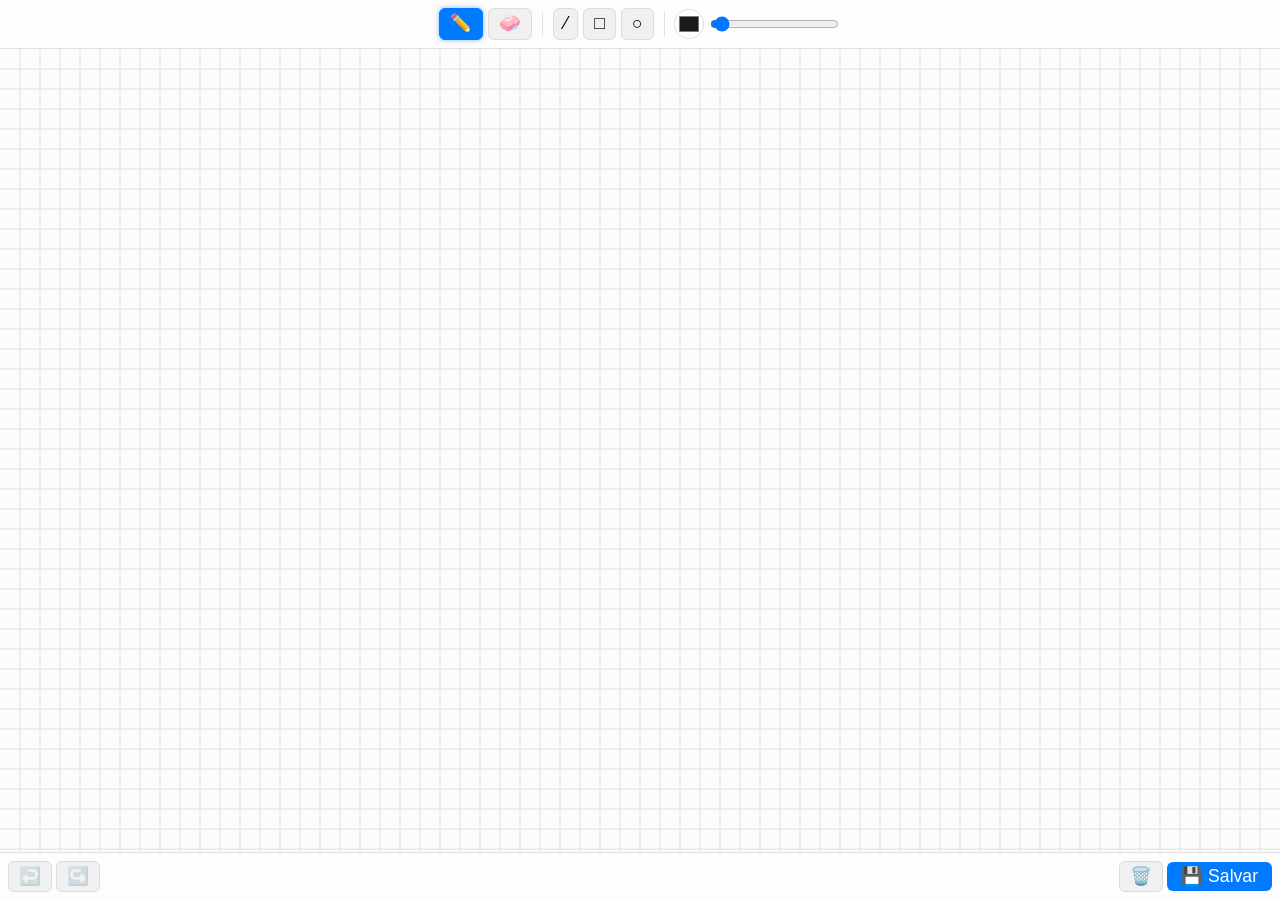
<file: widget.html>
<!DOCTYPE html>
<html lang="pt-BR">
<head>
    <meta charset="UTF-8">
    <meta name="viewport" content="width=device-width, initial-scale=1.0">
    <title>Notes Board</title>
    <link rel="stylesheet" href="style.css">
</head>
<body>
    <div class="widget-container">
        <div class="toolbar">
            <div class="tool-group">
                <button id="pen" class="tool-btn active" title="Caneta">✏️</button>
                <button id="eraser" class="tool-btn" title="Borracha">🧼</button>
            </div>
             <div class="tool-group-separator"></div>
            <div class="tool-group">
                <button id="line" class="tool-btn" title="Linha">⁄</button>
                <button id="rect" class="tool-btn" title="Retângulo">□</button>
                <button id="circle" class="tool-btn" title="Círculo">○</button>
            </div>
             <div class="tool-group-separator"></div>
            <div class="tool-group tool-controls">
                 <input type="color" id="penColor" title="Cor da Caneta" value="#1a1a1a">
                 <input type="range" id="penWidth" min="1" max="50" value="3" title="Espessura">
            </div>
        </div>

        <canvas id="drawing-board"></canvas>
        
        <div class="bottom-bar">
            <div class="history-controls">
                <button id="undo" title="Desfazer">↩️</button>
                <button id="redo" title="Refazer">↪️</button>
            </div>
            <div class="action-controls">
                <button id="clear" title="Limpar Tela">🗑️</button>
                <button id="save" title="Salvar como PNG">💾 Salvar</button>
            </div>
        </div>
    </div>
    <script src="script.js"></script>
</body>
</html>
</file>
<file: style.css>
:root {
    --bg-color: #fcfcfc;
    --border-color: #e0e0e0;
    --primary-text: #333;
    --secondary-text: #777;
    --accent-color: #007bff;
    --button-bg: #f0f0f0;
    --button-hover-bg: #e9e9e9;
}

body {
    font-family: 'Inter', sans-serif;
    margin: 0;
    background-color: #f4f5f7;
    color: var(--primary-text);
}

/* --- Página de Configuração (index.html) --- */
.config-container {
    max-width: 900px;
    margin: 40px auto;
    padding: 20px 40px;
    background-color: white;
    border-radius: 12px;
    box-shadow: 0 4px 12px rgba(0, 0, 0, 0.05);
}

header { text-align: center; margin-bottom: 30px; }
header h1 { margin: 0; font-size: 2.5rem; }
header p { color: var(--secondary-text); }

.config-options { margin-bottom: 30px; }
.config-options h2 { border-bottom: 1px solid var(--border-color); padding-bottom: 10px; margin-bottom: 20px; font-size: 1.5rem; }

.option-group { display: flex; align-items: center; margin-bottom: 15px; gap: 15px; }
.option-group label { font-weight: 500; }
.radio-group { display: flex; gap: 10px; align-items: center; }
.radio-group label { font-weight: 400; }
input[type="color"] { border: 1px solid var(--border-color); border-radius: 4px; padding: 2px; background-color: white; cursor: pointer; }

.output-section h2 { font-size: 1.5rem; }
.output-url-wrapper { display: flex; margin-bottom: 20px; }
#outputUrl { flex-grow: 1; padding: 10px; border: 1px solid var(--border-color); border-radius: 6px 0 0 6px; background-color: #f9f9f9; }
#copyButton { padding: 10px 20px; border: 1px solid var(--accent-color); background-color: var(--accent-color); color: white; border-radius: 0 6px 6px 0; cursor: pointer; font-weight: 600; }
#copyButton:hover { background-color: #0056b3; }

#preview { width: 100%; height: 400px; border: 1px solid var(--border-color); border-radius: 8px; background-color: #fafafa; }

/* --- Widget (widget.html) --- */
html, body, .widget-container { height: 100%; box-sizing: border-box; }
.widget-container {
    display: flex;
    flex-direction: column;
    background-color: var(--bg-color);
    overflow: hidden;
}

#drawing-board {
    flex-grow: 1;
    width: 100%;
    cursor: crosshair;
}

.toolbar, .bottom-bar {
    display: flex;
    align-items: center;
    justify-content: center;
    padding: 8px;
    background-color: #fdfdfd;
    border-bottom: 1px solid var(--border-color);
    gap: 10px;
    flex-shrink: 0;
}
.bottom-bar {
    border-top: 1px solid var(--border-color);
    border-bottom: none;
    justify-content: space-between;
}

.tool-group { display: flex; align-items: center; gap: 5px; }
.tool-group-separator { width: 1px; height: 24px; background-color: var(--border-color); }

.tool-btn, .history-controls button, .action-controls button {
    background-color: var(--button-bg);
    border: 1px solid #dcdcdc;
    border-radius: 6px;
    padding: 6px 10px;
    cursor: pointer;
    font-size: 1.1rem;
    line-height: 1;
    transition: background-color 0.2s, box-shadow 0.2s;
}

.tool-btn:hover, .history-controls button:hover, .action-controls button:hover {
    background-color: var(--button-hover-bg);
    border-color: #ccc;
}
.tool-btn.active {
    background-color: var(--accent-color);
    color: white;
    border-color: var(--accent-color);
    box-shadow: 0 0 5px rgba(0, 123, 255, 0.5);
}

.tool-controls input[type="color"] { width: 28px; height: 28px; border-radius: 50%; padding: 0; border: 2px solid white; box-shadow: 0 0 0 1px var(--border-color); cursor: pointer; }
.tool-controls input[type="range"] { cursor: pointer; }
#save { background-color: var(--accent-color); color: white; border: none; padding: 6px 14px; font-weight: 500; }
#save:hover { background-color: #0056b3; }
</file>
